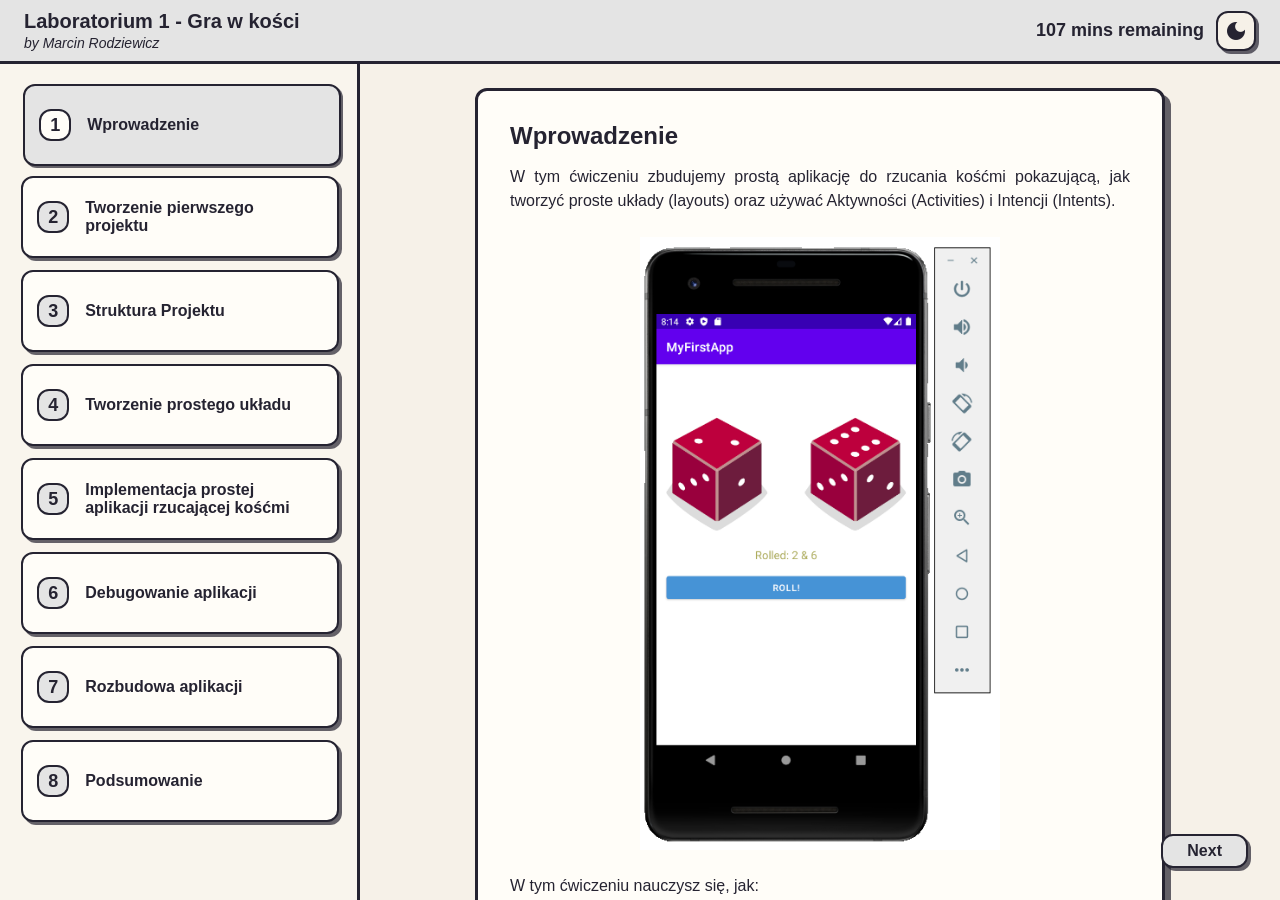
<file: labs/lab1/index.html>
<!doctype html>
<html>
<head>
  <meta name="viewport" content="width=device-width, minimum-scale=1.0, initial-scale=1.0, user-scalable=yes">
  <meta charset="UTF-8">
  <title>Laboratorium 1 - Gra w kości</title>
 <link rel="icon" type="image/svg+xml" href="../assets/android-favicon.svg">
  <link rel="stylesheet" href="../assets/material-icons.css">
  <link rel="stylesheet" href="../css/codelab-soft-brutalism.css">
</head>
<body>
    <div class="codelab"
      id="lab1_diceroller"
      data-title="Laboratorium 1 - Gra w kości"
      data-author="by Marcin Rodziewicz">
    
      <section class="codelab-step" data-label="Wprowadzenie" data-duration="02">
        <p>W tym ćwiczeniu zbudujemy prostą aplikację do rzucania kośćmi pokazującą, jak tworzyć proste układy (layouts) oraz używać Aktywności (Activities) i Intencji (Intents).</p>
<img src="img/diceRollerPreview.png" alt="img\\diceRollerPreview.png"  width="360.00" />
<p>W tym ćwiczeniu nauczysz się, jak:</p>
<ul><li>utworzyć prostą aplikację w Android Studio</li><li>tworzyć interfejs użytkownika (UI) za pomocą <code>ConstraintLayout</code></li><li>tworzyć Aktywności i używać Intencji</li><li>uruchamiać i debugować aplikację</li></ul>
      </section>
    
      <section class="codelab-step" data-label="Tworzenie pierwszego projektu" data-duration="05">
        <h4 is-upgraded>1 Otwórz Android Studio i utwórz projekt</h4>
<p>Otwórz Android Studio i wybierz opcję <strong>New Project</strong>.</p>
<img src="img/1.jpg" alt="img\\1.jpg"  width="720.00" />
<h4 is-upgraded>2 Wybór szablonu</h4>
<p>Wybierz szablon <strong>Empty Views Activity</strong> dla swojej aplikacji. Możesz wybierać spośród kilku predefiniowanych szablonów aplikacji dla różnych urządzeń. Następnie kliknij <strong>Next</strong>.</p>
<img src="img/lab1_2.png" alt="img\\lab1_2.png"  width="720.00" />
<h4 is-upgraded>3 Konfiguracja projektu</h4>
<p>Określ nazwę swojej aplikacji (np. <code>DiceRoller</code>). Utwórz unikalną nazwę pakietu (Package name), która identyfikuje aplikację, np. <code>com.mr.diceroller</code>. Wybierz odpowiednią lokalizację projektu (Save location) i wskaż język używany do napisania aplikacji (wybierz <strong>Kotlin</strong>). Na koniec wybierz platformę, na której aplikacja będzie działać, i określ minimalny wymagany poziom SDK (Android version). Jako język konfiguracji budowania (Build configuration language) wybierz <em>Kotlin DSL (build.gradle.kts)</em>. Kliknij <strong>Finish</strong>.</p>
<img src="img/lab1_3.png" alt="img\\lab1_3.png"  width="720.00" />
<h4 is-upgraded>4 Oczekiwanie na zbudowanie</h4>
<p>Poczekaj na zakończenie procesu tworzenia projektu.</p>
<h4 is-upgraded>5 Sukces</h4>
<p>Pierwszy projekt został utworzony!</p>
      </section>
    
      <section class="codelab-step" data-label="Struktura Projektu" data-duration="05">
        <p>Zapoznaj się ze strukturą projektu. Widok projektu można zmienić, wybierając opcje w lewym górnym menu panelu nawigacyjnego (np. z domyślnego widoku <em>Android</em> na widok <em>Project</em>, aby zobaczyć pliki z perspektywy systemu operacyjnego).</p>
<img src="img/lab1_4.jpg" alt="img\\lab1_4.jpg"  width="720.00" />
<h4 is-upgraded>Najważniejsze elementy:</h4>
<p><strong><code>app/src/main/res/layout/activity_main.xml</code></strong></p>
<p>Plik XML z układem dla aktywności, którą dodałeś podczas tworzenia projektu. Zawiera aktualną treść wyświetlaną użytkownikowi. Plik domyślnie zawiera element <code>TextView</code> z tekstem &quot;Hello world!&quot;.</p>
<p><strong><code>app/src/main/java/package_name/MainActivity.kt</code></strong></p>
<p>Zakładka z tym plikiem pojawia się w Android Studio po zakończeniu kreatora nowego projektu. Znajdziesz w nim definicję klasy dla utworzonej Aktywności. Po zbudowaniu i uruchomieniu aplikacji, klasa <code>Activity</code> uruchamia aktywność i ładuje plik układu mówiący &quot;Hello World!&quot;. Jest to punkt wejścia do aplikacji.</p>
<p><strong><code>app/src/main/AndroidManifest.xml</code></strong></p>
<p>Plik manifestu opisuje podstawowe cechy aplikacji i definiuje każdy z jej komponentów.</p>
<p><strong><code>app/build.gradle</code> (lub <code>build.gradle.kts</code>)</strong></p>
<p>Android Studio używa narzędzia Gradle do kompilacji i budowy aplikacji. Istnieje plik <code>build.gradle</code> dla każdego modułu projektu, a także dla całego projektu. Zazwyczaj interesuje nas ten pierwszy (dla modułu <code>app</code>). To tutaj ustawiane są zależności (dependencies) i ustawienia Androida:</p>
<ul><li><code>compileSdk</code>: wersja platformy, względem której aplikacja jest kompilowana.</li><li><code>applicationId</code>: w pełni kwalifikowana nazwa pakietu.</li><li><code>minSdk</code>: najniższa wersja Androida obsługiwana przez aplikację.</li><li><code>targetSdk</code>: najwyższa wersja Androida, na której aplikacja była testowana.</li></ul>
<p><strong><code>app/src/main/res</code></strong></p>
<p>Podkatalogi znajdujące się w <code>/res</code> zawierają zasoby aplikacji:</p>
<ul><li><code>drawable/</code>: Katalog dla obiektów graficznych (takich jak bitmapy).</li><li><code>layout/</code>: Katalog dla plików definiujących interfejs użytkownika, takich jak <code>activity_main.xml</code>.</li><li><code>mipmap/</code>: Katalog dla plików ikon aplikacji.</li><li><code>values/</code>: Katalog dla innych plików XML zawierających zasoby, takie jak definicje ciągów znaków (<code>strings.xml</code>) i kolorów (<code>colors.xml</code>).</li></ul>
      </section>
    
      <section class="codelab-step" data-label="Tworzenie prostego układu" data-duration="20">
        <h3 is-upgraded>1 Otwórz plik układu</h3>
<p>Otwórz plik <code>activity_main.xml</code> (jeśli nie jest jeszcze otwarty).</p>
<h3 is-upgraded>2 Przygotowanie zasobów graficznych</h3>
<p>Zbudujemy docelowy układ zawierający dwie kości do gry, przycisk i pole tekstowe.</p>
<img src="img/lab1_5.png" alt="img\\lab1_5.png"  width="720.00" />
<p>Dodaj dostarczone obrazy kości (<code>dice_1.png</code> do <code>dice_6.png</code>) do folderu <code>drawable</code>, przeciągając je tam lub wybierając opcję <strong>Import Drawables</strong> w zakładce <strong>Resource Manager</strong> po lewej stronie.</p>
<img src="img/lab1_6.jpg" alt="img\\lab1_6.jpg"  width="720.00" />
<h3 is-upgraded>3 Dodawanie komponentów</h3>
<p>Dodaj dwa obiekty <code>ImageView</code> i jeden <code>Button</code> do istniejącego już <code>TextView</code>, przeciągając widżety z palety (Palette) do okna i zmień ich identyfikatory (używane do dostępu do elementu z poziomu kodu) w zakładce <strong>Attributes</strong>:</p>
<img src="img/lab1_7.jpg" alt="img\\lab1_7.jpg"  width="720.00" />
<table><thead><tr><th>Element</th><th>Id</th></tr></thead><tbody><tr><td>Pierwszy ImageView</td><td><code>dice1Img</code></td></tr><tr><td>Drugi ImageView</td><td><code>dice2Img</code></td></tr><tr><td>Przycisk (Button)</td><td><code>rollButton</code></td></tr><tr><td>Tekst (TextView)</td><td><code>rollResultText</code></td></tr></tbody></table>
<p>Podczas dodawania obrazów zostaniesz poproszony o wybór grafiki. Wybierz jeden z dodanych obrazków kości.</p>
<h3 is-upgraded>4 Pozycjonowanie elementów</h3>
<p>Ustaw pozycje elementów, definiując ograniczenia i inne odpowiednie parametry. Można to zrobić w kodzie XML lub w trybie widoku Design. Dla kodu XML można użyć:</p>
<table>
<thead>
<tr>
<th>Element id</th>
<th colspan="1"></th>
</tr>
</thead>
<tbody>
<!-- dice1Img -->
<tr>
<td rowspan="8"><strong><code>dice1Img</code></strong></td>
<td align="center"><strong>Atrybuty</strong></td>
</tr>
<tr>
<td>
<code>android:layout_width="160dp"</code><br>
<code>android:layout_height="200dp"</code>
</td>
</tr>
<tr>
<td align="center"><strong>Opis</strong></td>
</tr>
<tr>
<td>Ustawia szerokość i wysokość obiektu <code>ImageView</code> na 160 i 200 dp (piksele niezależne od gęstości).</td>
</tr>
<tr>
<td align="center"><strong>Atrybuty</strong></td>
</tr>
<tr>
<td>
<code>app:layout_constraintBottom_toTopOf="@+id/rollResultText"</code><br>
<code>app:layout_constraintStart_toStartOf="parent"</code><br>
<code>android:layout_marginStart="16dp"</code><br>
<code>android:layout_marginBottom="16dp"</code>
</td>
</tr>
<tr>
<td align="center"><strong>Opis</strong></td>
</tr>
<tr>
<td>Ustawia pozycję <code>ImageView</code>. Atrybut <code>Start_toStartOf</code> ustawia początkową pozycję w osi x względem początku kontenera (<code>"parent"</code>) — zazwyczaj lewa krawędź. <code>Bottom_toTopOf</code> przypina dół obrazka do góry tekstu <code>rollResultText</code>. Atrybuty <code>marginStart</code> i <code>marginBottom</code> dodają marginesy.</td>
</tr>
<!-- dice2Img -->
<tr>
<td rowspan="8"><strong><code>dice2Img</code></strong></td>
<td align="center"><strong>Atrybuty</strong></td>
</tr>
<tr>
<td>
<code>android:layout_width="160dp"</code><br>
<code>android:layout_height="200dp"</code>
</td>
</tr>
<tr>
<td align="center"><strong>Opis</strong></td>
</tr>
<tr>
<td>Ustawia szerokość i wysokość obiektu <code>ImageView</code> na 160 i 200 dp.</td>
</tr>
<tr>
<td align="center"><strong>Atrybuty</strong></td>
</tr>
<tr>
<td>
<code>app:layout_constraintBottom_toTopOf="@+id/rollResultText"</code><br>
<code>app:layout_constraintEnd_toEndOf="parent"</code><br>
<code>android:layout_marginEnd="16dp"</code><br>
<code>android:layout_marginBottom="16dp"</code>
</td>
</tr>
<tr>
<td align="center"><strong>Opis</strong></td>
</tr>
<tr>
<td>Podobnie jak wyżej. Atrybut <code>End_toEndOf</code> ustawia końcową pozycję względem końca kontenera (zazwyczaj prawa krawędź).</td>
</tr>
<!-- rollButton -->
<tr>
<td rowspan="8"><strong><code>rollButton</code></strong></td>
<td align="center"><strong>Atrybuty</strong></td>
</tr>
<tr>
<td>
<code>android:layout_width="0dp"</code><br>
<code>android:layout_height="wrap_content"</code><br>
<code>android:text="Roll!"</code><br>
<code>app:backgroundTint="@color/myBlue"</code>
</td>
</tr>
<tr>
<td align="center"><strong>Opis</strong></td>
</tr>
<tr>
<td>Ustawia szerokość i wysokość przycisku, wyświetlany tekst i kolor tła. Wartość <code>0dp</code> dla szerokości (<em>match constraint</em>) sprawia, że przycisk rozciąga się do zdefiniowanych ograniczeń bocznych.</td>
</tr>
<tr>
<td align="center"><strong>Atrybuty</strong></td>
</tr>
<tr>
<td>
<code>android:layout_marginStart="16dp"</code><br>
<code>android:layout_marginTop="16dp"</code><br>
<code>android:layout_marginEnd="16dp"</code><br>
<code>app:layout_constraintEnd_toEndOf="parent"</code><br>
<code>app:layout_constraintStart_toStartOf="parent"</code><br>
<code>app:layout_constraintTop_toBottomOf="@+id/rollResultText"</code>
</td>
</tr>
<tr>
<td align="center"><strong>Opis</strong></td>
</tr>
<tr>
<td>Ustawia pozycję przycisku: wycentrowany poziomo względem rodzica, umieszczony poniżej <code>rollResultText</code> z marginesami po wszystkich stronach.</td>
</tr>
<!-- rollResultText -->
<tr>
<td rowspan="8"><strong><code>rollResultText</code></strong></td>
<td align="center"><strong>Atrybuty</strong></td>
</tr>
<tr>
<td>
<code>android:layout_width="0dp"</code><br>
<code>android:layout_height="wrap_content"</code><br>
<code>android:text="Hello_world!"</code><br>
<code>android:textAlignment="center"</code><br>
<code>android:textSize="18sp"</code>
</td>
</tr>
<tr>
<td align="center"><strong>Opis</strong></td>
</tr>
<tr>
<td>Ustawia szerokość, wysokość, tekst, wyrównanie i rozmiar tekstu w jednostkach <code>sp</code> (odpowiednik <code>dp</code> dla fontów).</td>
</tr>
<tr>
<td align="center"><strong>Atrybuty</strong></td>
</tr>
<tr>
<td>
<code>app:layout_constraintBottom_toBottomOf="parent"</code><br>
<code>app:layout_constraintLeft_toLeftOf="parent"</code><br>
<code>app:layout_constraintRight_toRightOf="parent"</code><br>
<code>app:layout_constraintTop_toTopOf="parent"</code>
</td>
</tr>
<tr>
<td align="center"><strong>Opis</strong></td>
</tr>
<tr>
<td>Ta kombinacja ograniczeń (<em>constraints</em>) spowoduje, że widok zostanie wyśrodkowany na ekranie — zarówno poziomo, jak i pionowo.</td>
</tr>
</tbody>
</table>
<aside class="warning"><p><strong>UWAGA 1:</strong> Atrybut <code>text</code> jest podświetlony, ponieważ ciąg &quot;Roll!&quot; jest wpisany na sztywno (hardcoded) w kodzie XML, co nie jest dobrą praktyką. Zajmiemy się tym w następnych krokach.</p>
<p><strong>UWAGA 2:</strong> Zauważ, że <code>@color/myBlue</code> jest podświetlone na czerwono. Wpisaliśmy nazwę zasobu koloru, ale jeszcze go nie stworzyliśmy.</p></aside>
<h3 is-upgraded>5 Eksportowanie tekstów i kolorów</h3>
<p>Eksportuj ciągi znaków (strings). W przypadku każdego ciągu z ostrzeżeniem &quot;hardcoded&quot; wyeksportuj zasób do pliku <code>strings.xml</code>, zaznaczając linię i otwierając menu szybkich akcji (<code>Alt+Enter</code> lub ikona żarówki) -&gt; <strong>Extract string resource</strong>.</p>
<div class="codelab-image-row"><img src="img/lab1_8.png" alt="img\\lab1_8.png"  width="300.00" /><img src="img/lab1_9.png" alt="img\\lab1_9.png"  width="300.00" /></div>
<p>Utwórz kolor &quot;myBlue&quot;. Naciśnij <code>Alt+Enter</code> na podświetlonym błędzie &quot;myBlue&quot;, wybierz <strong>Create color value resource</strong> i w kolejnym oknie wybierz odpowiedni odcień niebieskiego.</p>
<div class="codelab-image-row"><img src="img/lab1_10.png" alt="img\\lab1_10.png"  width="300.00" /><img src="img/lab1_11.png" alt="img\\lab1_11.png"  width="300.00" /></div>
<p>Ostateczny kod XML (<code>activity_main.xml</code>) powinien wyglądać mniej więcej tak (upewnij się, że używasz wyeksportowanych zasobów <code>@string/...</code>):</p>
<h4 is-upgraded>activity_main.xml</h4>
<pre><code class="language-xml">&lt;?xml version=&quot;1.0&quot; encoding=&quot;utf-8&quot;?&gt;
&lt;androidx.constraintlayout.widget.ConstraintLayout
    xmlns:android=&quot;http://schemas.android.com/apk/res/android&quot;
    xmlns:app=&quot;http://schemas.android.com/apk/res-auto&quot;
    xmlns:tools=&quot;http://schemas.android.com/tools&quot;
    android:layout_width=&quot;match_parent&quot;
    android:layout_height=&quot;match_parent&quot;
    tools:context=&quot;.MainActivity&quot;&gt;

    &lt;TextView
        android:id=&quot;@+id/rollResultText&quot;
        android:layout_width=&quot;0dp&quot;
        android:layout_height=&quot;wrap_content&quot;
        android:text=&quot;@string/hello_world&quot;
        android:textAlignment=&quot;center&quot;
        android:textSize=&quot;18sp&quot;
        app:layout_constraintBottom_toBottomOf=&quot;parent&quot;
        app:layout_constraintLeft_toLeftOf=&quot;parent&quot;
        app:layout_constraintRight_toRightOf=&quot;parent&quot;
        app:layout_constraintTop_toTopOf=&quot;parent&quot; /&gt;

    &lt;Button
        android:id=&quot;@+id/rollButton&quot;
        android:layout_width=&quot;0dp&quot;
        android:layout_height=&quot;wrap_content&quot;
        android:layout_marginStart=&quot;16dp&quot;
        android:layout_marginTop=&quot;16dp&quot;
        android:layout_marginEnd=&quot;16dp&quot;
        android:text=&quot;@string/roll&quot;
        app:backgroundTint=&quot;@color/myBlue&quot;
        app:layout_constraintEnd_toEndOf=&quot;parent&quot;
        app:layout_constraintStart_toStartOf=&quot;parent&quot;
        app:layout_constraintTop_toBottomOf=&quot;@+id/rollResultText&quot; /&gt;

    &lt;ImageView
        android:id=&quot;@+id/dice1Img&quot;
        android:layout_width=&quot;160dp&quot;
        android:layout_height=&quot;200dp&quot;
        android:layout_marginStart=&quot;16dp&quot;
        android:layout_marginBottom=&quot;16dp&quot;
        app:layout_constraintBottom_toTopOf=&quot;@+id/rollResultText&quot;
        app:layout_constraintStart_toStartOf=&quot;parent&quot;
        tools:ignore=&quot;ContentDescription&quot;
        app:srcCompat=&quot;@drawable/dice_2&quot; /&gt;

    &lt;ImageView
        android:id=&quot;@+id/dice2Img&quot;
        android:layout_width=&quot;160dp&quot;
        android:layout_height=&quot;200dp&quot;
        android:layout_marginEnd=&quot;16dp&quot;
        android:layout_marginBottom=&quot;16dp&quot;
        app:layout_constraintBottom_toTopOf=&quot;@+id/rollResultText&quot;
        app:layout_constraintEnd_toEndOf=&quot;parent&quot;
        app:srcCompat=&quot;@drawable/dice_1&quot; /&gt;

&lt;/androidx.constraintlayout.widget.ConstraintLayout&gt;
</code></pre>
      </section>
    
      <section class="codelab-step" data-label="Implementacja prostej aplikacji rzucającej kośćmi" data-duration="15">
        <h3 is-upgraded>1 Cykl życia aplikacji (Application Lifecycle)</h3>
<p>Aplikacje systemu Android wykorzystują klasę aktywności (ang. <em>Activity</em>) jako punkt wejścia. Aktywność udostępnia również obszar do rysowania interfejsu użytkownika oraz umożliwia interakcję użytkownika z aplikacją. Dobrą praktyką jest minimalizacja liczby aktywności w aplikacji. Preferowanym modelem jest model jednej aktywności.</p>
<!-- ZMIANA (1): wyjaśnienie sprzeczności z modelem jednej aktywności -->
<aside class="special"><p><strong>Uwaga:</strong> W tym laboratorium świadomie tworzymy kilka aktywności (<code>MainActivity</code>, <code>MainActivityExtended</code>, <code>SettingsActivity</code>). To zabieg dydaktyczny: pozwala pokazać, jak działają Intencje i jak przekazywać dane między ekranami. W kolejnych laboratoriach poznamy nawigację między ekranami w obrębie jednej aktywności.</p></aside>
<p>Ważnym aspektem aktywności jest jej cykl życia, który definiuje kolejne etapy jej działania – od uruchomienia aż do zamknięcia. System Android zarządza cyklem życia, przechodząc przez następujące stany:</p>
<!-- ZMIANA (2): dodano onRestart() -->
<ul><li><code>onCreate()</code> – wywoływana podczas inicjalizacji aktywności, odpowiada za tworzenie interfejsu użytkownika oraz załadowanie zasobów,</li><li><code>onStart()</code> – aktywność staje się widoczna na ekranie,</li><li><code>onResume()</code> – aktywność przechodzi na pierwszy plan, umożliwiając użytkownikowi interakcję,</li><li><code>onPause()</code> – aktywność schodzi z pierwszego planu, np. przesłania ją okno dialogowe,</li><li><code>onStop()</code> – aktywność przestaje być widoczna, ale nadal pozostaje w pamięci,</li><li><code>onRestart()</code> – wywoływana, gdy aktywność zatrzymana wcześniej przez <code>onStop()</code> wraca na ekran (np. użytkownik wraca do aplikacji). Po niej system wywołuje ponownie <code>onStart()</code>,</li><li><code>onDestroy()</code> – aktywność zostaje usunięta z pamięci, np. w wyniku zamknięcia aplikacji.</li></ul>
<aside class="special"><p><strong>Informacja:</strong> Nie wszystkie z tych metod muszą być nadpisywane – implementujemy tylko te, które są potrzebne do poprawnego działania aplikacji, np. do zwalniania zasobów czy zapisywania stanu. Wyjątkiem jest metoda <code>onCreate()</code>, którą zawsze należy nadpisać, ponieważ to w niej inicjalizowany jest interfejs użytkownika oraz kluczowe komponenty aplikacji.</p></aside>
<!-- ZMIANA (2): wzmianka o onSaveInstanceState -->
<aside class="warning"><p><strong>Zmiana konfiguracji i zapis stanu:</strong> Obrót ekranu, zmiana języka lub trybu ciemnego powoduje <strong>zniszczenie i ponowne utworzenie</strong> aktywności (<code>onPause -&gt; onStop -&gt; onDestroy -&gt; onCreate</code>). Zwykłe zmienne w klasie aktywności są wtedy tracone. Przed zniszczeniem system wywołuje metodę <code>onSaveInstanceState(outState: Bundle)</code>, w której można zapisać niewielki stan. Odczytamy go potem z parametru <code>savedInstanceState</code> metody <code>onCreate()</code> (ten sam, który widzisz w sygnaturze <code>onCreate</code>). Na tym laboratorium nie implementujemy zapisu stanu, więc <strong>gra z dalszej części ćwiczenia rozpocznie się od nowa po obrocie ekranu</strong>. Jest to znane ograniczenie. Docelowo stan przechowuje się w <code>ViewModel</code>.</p></aside>
<p>Otwórz plik <code>MainActivity.kt</code> i przeanalizuj jego zawartość.</p>
<aside class="special"><p><strong>Uwaga</strong> Zawartość onCreate może się nieznacznie różnić w stosunku do prezentowanej formy</p></aside>
<h4 is-upgraded>MainActivity.kt</h4>
<pre><code class="language-kotlin">package com.mr.diceroller

import android.os.Bundle
import androidx.appcompat.app.AppCompatActivity

class MainActivity : AppCompatActivity() {
    override fun onCreate(savedInstanceState: Bundle?) {
        super.onCreate(savedInstanceState)
        setContentView(R.layout.activity_main)
    }
}
</code></pre>
<p>Widzimy klasę o nazwie <code>MainActivity</code>, która rozszerza klasę <code>AppCompatActivity</code>. Podstawowa implementacja klasy <code>MainActivity</code> musi przesłonić (<code>override</code>) metodę <code>onCreate()</code> swojej klasy nadrzędnej. Metoda <code>onCreate</code> to pierwsza metoda cyklu życia, która jest uruchamiana, gdy użytkownik startuje aplikację. W podstawowej implementacji to właśnie w tym miejscu określasz układ, który powinien być używany przez tę aktywność, korzystając z metody <code>setContentView()</code>. Plik układu jest określony przez zasób zapisany w automatycznie generowanym pliku <code>R</code>.</p>
<p>Zmodyfikuj kod klasy <code>MainActivity</code> (dodaj import <code>android.util.Log</code>):</p>
<h4 is-upgraded>MainActivity.kt</h4>
<pre><code class="language-kotlin">package com.mr.diceroller

import android.os.Bundle
import android.util.Log
import androidx.appcompat.app.AppCompatActivity

class MainActivity : AppCompatActivity() {
    override fun onCreate(savedInstanceState: Bundle?) {
        super.onCreate(savedInstanceState)
        Log.i(localClassName, &quot;onCreate&quot;)
        setContentView(R.layout.activity_main)
    }

    override fun onStart() {
        super.onStart()
        Log.i(localClassName, &quot;onStart&quot;)
    }

    override fun onResume() {
        super.onResume()
        Log.i(localClassName, &quot;onResume&quot;)
    }

    override fun onPause() {
        super.onPause()
        Log.i(localClassName, &quot;onPause&quot;)
    }

    override fun onStop() {
        super.onStop()
        Log.i(localClassName, &quot;onStop&quot;)
    }

    override fun onRestart() {
        super.onRestart()
        Log.i(localClassName, &quot;onRestart&quot;)
    }

    override fun onDestroy() {
        super.onDestroy()
        Log.i(localClassName, &quot;onDestroy&quot;)
    }
}
</code></pre>
<p>Przesłoniliśmy wszystkie metody cyklu życia. Zazwyczaj nie ma potrzeby nadpisywania ich wszystkich, ale ten przykład pokaże, jak i kiedy uruchamiana jest każda z metod. Kod ten używa również metody <code>Log</code>, która pozwala na wyświetlanie wiadomości w konsoli <strong>Logcat</strong>. Ta metoda przyjmuje dwa argumenty: tag (znacznik) oraz wiadomość do wyświetlenia. Tag może być użyty do identyfikacji źródła logu.</p>
<p>Uruchom aplikację i obserwuj logi w oknie Logcat.</p>
<img src="img/lab1_19.png" alt="img\\lab1_19.png"  width="720.00" />
<p>Sprawdź, jak zmieniają się logi w następujących sytuacjach:</p>
<ul><li>wciśnięcie przycisku <em>Home</em> i powrót do aplikacji (zwróć uwagę na <code>onRestart</code>),</li><li>wciśnięcie przycisku <em>Wstecz</em>,</li><li>obrót ekranu emulatora (aktywność jest niszczona i tworzona od nowa).</li></ul>
<h3 is-upgraded>2 Tworzenie prostej klasy</h3>
<p>Kliknij prawym przyciskiem myszy na nazwę pakietu w folderze <code>java+kotlin</code> i wybierz <strong>New -&gt; Kotlin Class/File</strong>. Wpisz nazwę: <code>Dice</code>.</p>
<h4 is-upgraded>Dice.kt</h4>
<pre><code class="language-kotlin">package com.mr.diceroller

class Dice(private val numSides: Int = 6) {
    // To jest definicja głównego konstruktora
    // Domyślna wartość dla numSides to 6

    // Publiczna funkcja zdefiniowana wewnątrz klasy.
    // Zwraca losową liczbę całkowitą pomiędzy 1 a numSides.
    fun roll(): Int {
        return (1..numSides).random()
    }
}
</code></pre>
<p>Implementacja klasy jest prosta. Posiada pojedynczy konstruktor z jednym parametrem domyślnym, który ustala liczbę ścian kości. Pojedyncza funkcja należąca do tej klasy (<code>roll()</code>) generuje losową liczbę z zakresu od 1 do <code>numSides</code>.</p>
<h3 is-upgraded>3 Obsługa kliknięć i modyfikowanie interfejsu</h3>
<p>Wróć do <code>MainActivity.kt</code> i zmodyfikuj metodę <code>onCreate</code> (dodaj import <code>android.widget.Button</code>):</p>
<h4 is-upgraded>MainActivity.kt</h4>
<pre><code class="language-kotlin">override fun onCreate(savedInstanceState: Bundle?) {
    super.onCreate(savedInstanceState)
    Log.i(localClassName, &quot;onCreate&quot;)
    setContentView(R.layout.activity_main)

    val button = findViewById&lt;Button&gt;(R.id.rollButton)

    button.setOnClickListener {
        rollDice()
    }
}
</code></pre>
<p>W kodzie powyżej utworzyliśmy zmienną (<code>val</code>) o nazwie <code>button</code>, która pozwoli nam uzyskać dostęp do przycisku z naszego układu. Widok (<code>View</code>) w układzie jest rozpoznawany po jego id, a połączenie zapewnia metoda <code>findViewById</code>. Następnie tworzymy procedurę obsługującą zdarzenie kliknięcia w przycisk, używając metody <code>setOnClickListener</code>. W ciele (lambda) tego nasłuchiwacza (tzw. listenera) wywołujemy metodę <code>rollDice()</code>.</p>
<p>Metoda <code>rollDice()</code> jeszcze nie istnieje, więc użyj skrótu <code>Alt+Enter</code> na podświetlonym błędzie, by stworzyć nową funkcję:</p>
<img src="img/lab1_23.png" alt="img\\lab1_23.png"  width="300.00" />
<p>Następnie dodaj poniższe funkcje w <code>MainActivity</code> wraz z brakującymi importami (<code>Alt+Enter</code>):</p>
<pre><code class="language-kotlin">import android.graphics.Color
import android.widget.ImageView
import android.widget.TextView
</code></pre>
<h4 is-upgraded>MainActivity.kt</h4>
<pre><code class="language-kotlin">private fun rollDice() {
    val dice = Dice() // to jest równoważne z Dice(6)
    val diceRoll1 = dice.roll() // pierwszy rzut kością
    val diceRoll2 = dice.roll() // drugi rzut kością

    updateText(diceRoll1, diceRoll2) // aktualizuje widok tekstu wynikiem
    updateImg(diceRoll1, diceRoll2) // aktualizuje widoki obrazków kości
}

private fun updateText(diceRoll1: Int, diceRoll2: Int) {
    // Pobierz widok TextView z układu
    val rollResultText = findViewById&lt;TextView&gt;(R.id.rollResultText)

    // Ustaw tekst
    rollResultText.text = &quot;Rolled: $diceRoll1 &amp; $diceRoll2&quot;

    // Tworzenie koloru (RGB) dla tekstu
    // Każdy składnik koloru może mieć wartość pomiędzy 0 a 255

    // Składnik czerwony (losowa liczba od 0 do 255)
    val red = (0..255).random()

    // Składnik zielony (na podstawie sumy wartości z kości)
    val green = (((diceRoll1 + diceRoll2) / 12.0) * 255).toInt()

    // Składnik niebieski (na podstawie iloczynu wartości z kości)
    val blue = (((diceRoll1 * diceRoll2) / 36.0) * 255).toInt()

    // Ustaw wygenerowany kolor na tekst
    rollResultText.setTextColor(Color.rgb(red, green, blue))
    Log.i(localClassName, &quot;Text color: R:$red, G:$green, B:$blue&quot;)
}

private fun updateImg(diceRoll1: Int, diceRoll2: Int) {
    // Pobierz ImageView z układu
    val dice1Img = findViewById&lt;ImageView&gt;(R.id.dice1Img)
    val dice2Img = findViewById&lt;ImageView&gt;(R.id.dice2Img)

    // Zmień obraz bazując na wygenerowanej wartości, używając naszej funkcji pomocniczej
    dice1Img.setImageResource(resolveDrawable(diceRoll1))
    dice2Img.setImageResource(resolveDrawable(diceRoll2))
}

private fun resolveDrawable(diceValue: Int): Int {
    // Zwróć id zasobu graficznego (drawable) w zależności od wartości kości
    return when (diceValue) {
        1 -&gt; R.drawable.dice_1
        2 -&gt; R.drawable.dice_2
        3 -&gt; R.drawable.dice_3
        4 -&gt; R.drawable.dice_4
        5 -&gt; R.drawable.dice_5
        else -&gt; R.drawable.dice_6
    }
}
</code></pre>
<p>Zwróć uwagę, jak w <code>rollDice()</code> tworzymy obiekt klasy <code>Dice</code>, rzucamy dwukrotnie i zapisujemy wynik do zmiennych, które są dalej przekazywane do funkcji aktualizujących tekst i obrazki.</p>
<p>Zbuduj i uruchom aplikację!</p>
      </section>
    
      <section class="codelab-step" data-label="Debugowanie aplikacji" data-duration="10">
        <h3 is-upgraded>1 &quot;Breakpointy&quot;</h3>
<p>W pliku <code>MainActivity.kt</code> odnajdź linijkę:</p>
<pre><code class="language-kotlin">rollResultText.setTextColor(Color.rgb(red, green, blue))
</code></pre>
<p>Kliknij w puste miejsce zaraz obok numeru linii (na marginesie). W ten sposób dodasz punkt wstrzymania (breakpoint - pojawi się czerwona kropka).</p>
<img src="img/lab1_27.png" alt="img\\lab1_27.png"  width="500.00" />
<p>Breakpointy są przydatne do debugowania i testowania aplikacji. Pozwalają one aplikacji zatrzymać się, gdy osiągnie ten konkretny punkt w kodzie.</p>
<p>Uruchom aplikację w trybie debugowania, wciskając przycisk z ikoną robaka (Debug &#39;app&#39;, <code>Shift + F9</code>). Naciśnij przycisk rzutu w aplikacji - debugger powinien zatrzymać się na wyznaczonym breakpoincie. Możesz przeanalizować wartości zmiennych w oknie u dołu.</p>
<img src="img/lab1_28.png" alt="img\\lab1_28.png"  width="720.00" />
<h3 is-upgraded>2 Wywoływanie awarii aplikacji i analiza przyczyn z użyciem Logcat</h3>
<p>Utwórz nowy plik layoutu klikając prawym przyciskiem myszy na folderze <code>layout</code> i wybierając <strong>New -&gt; Layout Resource File</strong>. Nadaj mu dowolną nazwę i kliknij OK. W nowym pliku zmień <code>id</code> głównego elementu <code>ConstraintLayout</code> na <code>crash_test</code>.</p>
<p>Teraz celowo zepsujmy aplikację. Zmodyfikuj metodę <code>rollDice()</code> (dodaj import <code>android.view.View</code>):</p>
<pre><code class="language-kotlin">private fun rollDice() {
    val dice = Dice()
    val diceRoll1 = dice.roll()
    val diceRoll2 = dice.roll()

    // Próbujemy pobrać widok &#39;crash_test&#39;, którego NIE MA w obecnie wyświetlanym układzie (activity_main)
    val crash = findViewById&lt;View&gt;(R.id.crash_test)
    val screen = crash.height // &lt;-- Tutaj wywołamy atrybut na obiekcie, który jest null!

    updateText(diceRoll1, diceRoll2)
    updateImg(diceRoll1, diceRoll2)
}
</code></pre>
<p>Uruchom aplikację. Wyrzuci ona błąd i nieoczekiwanie zakończy działanie przy próbie rzutu kośćmi.</p>
<p>Przejdź do zakładki <strong>Logcat</strong>, zmień poziom szczegółowości (Verbosity level) na <strong>Error</strong> i wpisz w polu wyszukiwania <code>MainActivity</code> (lub <code>level:error</code>). Znajdziesz stos wywołań błędu (stack trace).</p>
<img src="img/lab1_32.png" alt="img\\lab1_32.png"  width="720.00" />
<p>Z wiadomości możemy łatwo odnaleźć linię, która spowodowała crash (<code>NullPointerException</code>). W Kotlinie ten typ błędu (wywołanie metody na obiekcie, który nie istnieje) może być łatwo obsłużony poprzez <strong>operator bezpiecznego wywołania (safe call operator) <code>?</code></strong>.</p>
<p>Dodaj operator <code>?</code> do linii wywołującej problem:</p>
<pre><code class="language-kotlin">val screen = crash?.height
</code></pre>
<p>Uruchom aplikację ponownie i sprawdź, czy problem został rozwiązany. (Wartość <code>screen</code> po prostu przyjmie bezpiecznie wartość <code>null</code> zamiast powodować wyjątek).</p>
      </section>
    
      <section class="codelab-step" data-label="Rozbudowa aplikacji" data-duration="45">
        <p>W tej sekcji rozbudujemy aplikację. Zaimplementujemy grę pomiędzy dwoma graczami, polegającą na zdobyciu jak największej ilości punktów. Gra pozwala modyfikować liczbę kości oraz używać mechaniki zatrzymywania (&quot;hold&quot;) dla dowolnej kostki przed rzutem.</p>
<aside class="warning"><p><strong>Nie kopiuj kodu bezmyślnie.</strong> W tej części dostajesz gotowy kod, ale celem nie jest jego przepisanie, tylko zrozumienie. Po każdym kroku znajdziesz sekcję <strong>Pytania do kodu</strong>.</p></aside>
<h3 is-upgraded>1 Tworzenie dwóch nowych Aktywności</h3>
<p>Wybierz z górnego menu <strong>File -&gt; New -&gt; Activity -&gt; Empty Views Activity</strong>. W oknie podaj nazwę pierwszej z nich: <code>MainActivityExtended</code>. Powtórz ten proces dla kolejnej aktywności o nazwie <code>SettingsActivity</code>.</p>
<p>Zajrzyj do <code>AndroidManifest.xml</code> i zobacz zmiany (wszystkie aktywności zostały tam dopisane).</p>
<!-- ZMIANA (3): ustawienie aktywności startowej -->
<h4 is-upgraded>Ustawienie aktywności startowej</h4>
<p>Aplikacja uruchamia aktywność oznaczoną w manifeście filtrem intencji <code>MAIN</code> + <code>LAUNCHER</code>. Obecnie jest to wciąż <code>MainActivity</code>, więc po uruchomieniu zobaczysz stary ekran. Aby uruchamiać nową grę, <strong>przenieś <code>intent-filter</code> z <code>MainActivity</code> do <code>MainActivityExtended</code></strong>:</p>
<pre><code class="language-xml">&lt;activity
    android:name=&quot;.MainActivity&quot;
    android:exported=&quot;false&quot; /&gt;

&lt;activity
    android:name=&quot;.MainActivityExtended&quot;
    android:exported=&quot;true&quot;&gt;
    &lt;intent-filter&gt;
        &lt;action android:name=&quot;android.intent.action.MAIN&quot; /&gt;
        &lt;category android:name=&quot;android.intent.category.LAUNCHER&quot; /&gt;
    &lt;/intent-filter&gt;
&lt;/activity&gt;

&lt;activity
    android:name=&quot;.SettingsActivity&quot;
    android:exported=&quot;false&quot; /&gt;
</code></pre>
<p>Atrybut <code>android:exported=&quot;true&quot;</code> jest wymagany dla aktywności z <code>intent-filter</code>, ponieważ uruchamia ją system. Pozostałe aktywności są wewnętrzne, więc mają <code>exported=&quot;false&quot;</code>.</p>
<p>W dalszej części ćwiczenia pracujemy wyłącznie na <code>MainActivityExtended</code> i <code>SettingsActivity</code>. <code>MainActivity</code> zostaje w projekcie jako punkt odniesienia (wersja z poprzednich kroków).</p>
<h4 is-upgraded>Pytania do kodu</h4>
<ol><li>Po czym system rozpoznaje aktywność startową? Za co odpowiada akcja <code>MAIN</code>, a za co kategoria <code>LAUNCHER</code>?</li><li>Co zobaczysz w menu aplikacji na urządzeniu, jeśli <code>intent-filter</code> zostanie w <code>MainActivity</code> <strong>i</strong> znajdzie się w <code>MainActivityExtended</code>?</li><li>Usuń <code>intent-filter</code> ze wszystkich aktywności i spróbuj uruchomić aplikację. Jaki komunikat zwraca Android Studio?</li><li>Dlaczego <code>MainActivityExtended</code> ma <code>exported=&quot;true&quot;</code>, a <code>SettingsActivity</code> <code>exported=&quot;false&quot;</code>?</li></ol>
<h3 is-upgraded>2 Dodawanie View Binding (Wiązanie widoków)</h3>
<p>W rozszerzeniu aplikacji wykorzystamy mechanizm View Binding. Pozwala ono na prostsze powiązanie kodu z układem (layoutem) z użyciem automatycznie generowanej klasy wiązania (binding class). View binding jest obecnie preferowanym sposobem na uzyskiwanie dostępu do widoków XML w kodzie i zastępuje żmudne używanie metody <code>findViewById</code>. //TODO Przejdź do <code>build.gradle.kts (Module :app)</code> i dodaj <code>viewBinding</code> do sekcji <code>android</code>:</p>
<h4 is-upgraded>build.gradle.kts</h4>
<pre><code class="language-kotlin">android {
    // ...
    buildFeatures {
        viewBinding = true
    }
}
</code></pre>
<p>Zsynchronizuj projekt.</p>
<h3 is-upgraded>3 Przygotowanie układów (layouts) dla nowych aktywności</h3>
<p><strong>Dla SettingsActivity (<code>activity_settings.xml</code>)</strong> utwórz układ posiadający:</p>
<ul><li>Element typu <code>Switch</code> - służący do przełączania funkcji zatrzymania kości (np. <code>id=&quot;@+id/enableHoldSwitch&quot;</code>).</li><li>Element typu <code>Spinner</code> - służący do wyboru ilości kości (np. <code>id=&quot;@+id/numDiceSpinner&quot;</code>).</li><li>Element typu <code>Button</code> - przycisk potwierdzenia (np. <code>id=&quot;@+id/confirmButton&quot;</code>).</li><li><code>TextView</code> - etykieta dla wyboru ilości kości.</li></ul>
<img src="img/lab1_37.png" alt="img\\lab1_37.png"  width="720.00" />
<p>Do działania Spinnera potrzebujemy zdefiniować tablicę ciągów. W pliku <code>strings.xml</code> dodaj:</p>
<pre><code class="language-xml">&lt;string-array name=&quot;num_dice_spinner_entries&quot;&gt;
    &lt;item&gt;2&lt;/item&gt;
    &lt;item&gt;3&lt;/item&gt;
    &lt;item&gt;4&lt;/item&gt;
    &lt;item&gt;5&lt;/item&gt;
&lt;/string-array&gt;
</code></pre>
<p>Przypisz te wpisy do Spinnera w <code>activity_settings.xml</code> używając atrybutu <code>android:entries=&quot;@array/num_dice_spinner_entries&quot;</code>.</p>
<p><strong>Dla MainActivityExtended (<code>activity_main_extended.xml</code>)</strong> przygotuj:</p>
<ul><li>Dwa obiekty <code>TextView</code> - do wyświetlania obecnego gracza (<code>id=&quot;@+id/playerLabel&quot;</code>) oraz wyniku rzutu (<code>id=&quot;@+id/rollResultText&quot;</code>).</li><li>Jeden <code>Button</code> - do rzucania (<code>id=&quot;@+id/rollButton&quot;</code>).</li><li>Pięć obiektów <code>ImageView</code> - do wyświetlania kości (<code>dice1Img</code> do <code>dice5Img</code>). Ustaw im atrybut <code>android:tintMode</code> na &quot;multiply&quot;.</li></ul>
<img src="img/lab1_38.png" alt="img\\lab1_38.png"  width="720.00" />
<h4 is-upgraded>Pytania do kodu</h4>
<ol><li>★ Kostki mają <code>tintMode=&quot;multiply&quot;</code>, a stan „bez podświetlenia&quot; to kolor <code>white</code>. Jaki kolor będzie miał biały piksel obrazka po pomnożeniu przez <code>white</code>, a jaki przez <code>yellow</code> (R=255, G=255, B=0)? Co stanie się z czarnymi oczkami kostki i dlaczego <code>multiply</code> jest tu lepszy niż zwykłe nałożenie koloru?</li></ol>
<h3 is-upgraded>4 Dodawanie Menu</h3>
<p>Menu zostanie użyte do uruchamiania <code>SettingsActivity</code>. Utwórz katalog zasobów typu Menu (<code>res -&gt; New -&gt; Android Resource Directory</code>, typ: <em>menu</em>), a w nim plik <code>menu.xml</code> z jednym elementem opcji (Settings). Zobacz jak to zrobić na nagraniu:</p>
<p><a href="https://putpoznanpl-my.sharepoint.com/:v:/g/personal/marcin_rodziewicz_put_poznan_pl/EQRR9asTx41NqrAid_po488B-AzovNR9XEWPFuLt1-J7Cg?e=Tmrk0h" target="_blank">Dodawanie menu</a></p>
<p>W kodzie <code>MainActivityExtended.kt</code>:</p>
<pre><code class="language-kotlin">override fun onCreateOptionsMenu(menu: Menu?): Boolean {
    // Utworzenie menu za pomocą menuInflater i zasobu R.menu.menu
    val inflater: MenuInflater = menuInflater
    inflater.inflate(R.menu.menu, menu)
    return super.onCreateOptionsMenu(menu)
}

override fun onOptionsItemSelected(item: MenuItem): Boolean {
    // Obsługa wyboru elementu z menu
    when (item.itemId) {
        R.id.settings -&gt; startSettingsActivity()
    }
    return super.onOptionsItemSelected(item)
}
</code></pre>
<p>Aby wyświetlić menu, musimy przesłonić metodę <code>onCreateOptionsMenu</code> i wskazać docelowy plik zasobów. Wybory użytkownika wyłapujemy, nadpisując <code>onOptionsItemSelected</code>.</p>
<h3 is-upgraded>5 Implementacja nawigacji i przesyłania danych (Intents)</h3>
<p>Dodajmy do <code>MainActivityExtended.kt</code> deklarację mechanizmu View Binding i podstawowych zmiennych.</p>
<!-- ZMIANA (8): jeden zestaw importów dla całego pliku, w kodzie krótkie nazwy -->
<aside class="special"><p>Wskazówka: Gdyby w pliku aktywności niektóre elementy były podświetlone na czerwono, to najpierw sprawdź czy problemu nie można rozwiązać przez import zależności</p></aside>
<h4 is-upgraded>MainActivityExtended.kt</h4>
<pre><code class="language-kotlin">private lateinit var binding: ActivityMainExtendedBinding // Połączenie z układem

private var numDice: Int = 2 // Ilość kości w grze
private var isHoldEnabled: Boolean = true // Czy gracz może wstrzymywać kości?

override fun onCreate(savedInstanceState: Bundle?) {
    super.onCreate(savedInstanceState)

    // Powołanie do życia układu graficznego.
    // Dzięki View Binding nie ma już potrzeby wywoływania findViewById.
    binding = ActivityMainExtendedBinding.inflate(layoutInflater)
    setContentView(binding.root)
}
</code></pre>
<p>View binding zastępuje potrzebę używania <code>findViewById</code>. Poprzez utworzenie zmiennej typu binding możemy odnosić się do widoków w układzie wywołując po prostu <code>binding.idWidoku</code>. Zauważ użycie słowa kluczowego <code>lateinit</code> - mówi to kompilatorowi, że zmienna będzie zainicjalizowana później w kodzie (w <code>onCreate</code>).</p>
<p>Zaimplementuj uruchamianie ustawień:</p>
<pre><code class="language-kotlin">private fun startSettingsActivity() {
    // Utworzenie Intencji jawnej w celu wystartowania SettingsActivity
    val intent = Intent(this, SettingsActivity::class.java).apply {
        // Dodaj wartość typu Int oraz klucz przechowywany w resources
        putExtra(getString(R.string.num_dice_key), numDice)
        // Dodaj wartość typu Boolean
        putExtra(getString(R.string.hold_enable_key), isHoldEnabled)
        // Wartości te (tzw. Extras) będą mogły zostać odzyskane z użyciem kluczy
    }
    // Wystartowanie aktywności z pomocą zmiennej Launchera (patrz niżej)
    launchSettingsActivity.launch(intent)
}
</code></pre>
<p>Uruchamiamy <code>SettingsActivity</code> tworząc jawną Intencję (explicit Intent). Przekazujemy do niej parametry startowe wywołując <code>putExtra()</code>. Utwórz brakujące wpisy kluczy w pliku <code>strings.xml</code>.</p>
<p>Zarejestruj wywołanie zwrotne (callback) dla powracającego rezultatu z aktywności ustawień:</p>
<pre><code class="language-kotlin">// Rejestracja callbacku dla wyniku z SettingsActivity.
// Kod ten zostanie wywołany, gdy wrócimy z widoku ustawień.
private val launchSettingsActivity =
    registerForActivityResult(ActivityResultContracts.StartActivityForResult()) { result -&gt;
        if (result.resultCode == RESULT_OK) {
            // Wykonaj operacje tylko, jeśli rezulat jest pozytywny (RESULT_OK)
            // Pobierz dane z intencji result.data (jeśli nie jest nullem używamy .let)
            result.data?.let { data -&gt;
                numDice = data.getIntExtra(getString(R.string.num_dice_key), 2)
                isHoldEnabled = data.getBooleanExtra(getString(R.string.hold_enable_key), true)

                // Zastosuj ustawienia (applySettings zresetuje też grę,
                // dzięki czemu każda zmiana ustawień rozpoczyna rozgrywkę od nowa)
                applySettings()

                // Pokaż pop-up (Snackbar) z potwierdzeniem
                Snackbar.make(
                    binding.root,
                    &quot;Current settings: numDice: $numDice, isHoldEnabled: $isHoldEnabled&quot;,
                    Snackbar.LENGTH_SHORT
                ).show()
            }
        }
    }
</code></pre>
<p>Zmienna <code>launchSettingsActivity</code> zostaje użyta do uruchomienia ustawień oraz nasłuchiwania na odesłany po jej zamknięciu rezultat. Mechanizm <code>registerForActivityResult</code> stanowi część nowego Activity Result API. Ignoruj na razie ostrzeżenia o brakujących funkcjach <code>applySettings</code> - dopiszemy je później.</p>
<h4 is-upgraded>Pytania do kodu</h4>
<ol><li>Jak nazywa się klasa wiązania wygenerowana dla <code>activity_settings.xml</code>? A jak nazwałaby się dla pliku <code>item_dice_row.xml</code>? Jaka jest reguła?</li><li>W <code>activity_main_extended.xml</code> zmieniasz <code>id</code> przycisku z <code>rollButton</code> na <code>rollBtn</code>. Co się stanie z kodem używającym <code>binding.rollButton</code>? A z kodem używającym <code>findViewById&lt;Button&gt;(R.id.rollButton)</code> (zwróć uwagę, że <code>activity_main.xml</code> nadal ma przycisk o takim id)? Kiedy dowiesz się o błędzie w każdym z przypadków?</li><li>Co zwraca <code>binding.root</code> i dlaczego przekazujemy to do <code>setContentView()</code>?</li></ol>
<h3 is-upgraded>6 Aktywność Ustawień (SettingsActivity.kt)</h3>
<p>W tym kodzie pobieramy intencję przesłaną z <code>MainActivityExtended</code>, nadpisujemy UI odczytanymi zmiennymi i przypisujemy akcję dla przycisku, która zbuduje intencję powrotną:</p>
<h4 is-upgraded>SettingsActivity.kt</h4>
<pre><code class="language-kotlin">class SettingsActivity : AppCompatActivity() {
    private lateinit var binding: ActivitySettingsBinding

    override fun onCreate(savedInstanceState: Bundle?) {
        super.onCreate(savedInstanceState)

        // Inicjalizacja View Binding
        binding = ActivitySettingsBinding.inflate(layoutInflater)
        setContentView(binding.root)

        // Odzyskanie ustawień przesłanych przez Intent
        val numDice = intent.getIntExtra(getString(R.string.num_dice_key), 2)
        val isHoldEnabled = intent.getBooleanExtra(getString(R.string.hold_enable_key), true)

        // Odwzorowanie ustawień na interfejs
        binding.enableHoldSwitch.isChecked = isHoldEnabled

        // Założenie, że gramy od 2 do 5 kośćmi. Ustawia selekcję w Spinnerze.
        if (numDice in 2..5) {
            binding.numDiceSpinner.setSelection(numDice - 2)
        }

        binding.confirmButton.setOnClickListener {
            // Pobranie danych ze Spinnera i zamiana na int
            val spinnerSelection = binding.numDiceSpinner.selectedItem.toString().toInt()
            val holdEnable = binding.enableHoldSwitch.isChecked

            // Stworzenie pustej intencji przechowującej tylko wynik działania
            val result = Intent().apply {
                putExtra(getString(R.string.num_dice_key), spinnerSelection)
                putExtra(getString(R.string.hold_enable_key), holdEnable)
            }

            // Ustawienie kodu wyniku (RESULT_OK) z intencją zawierającą dane
            setResult(RESULT_OK, result)
            // Zamknięcie aktywności i powrót do poprzedniej (MainActivityExtended)
            finish()
        }
    }
}
</code></pre>
<h4 is-upgraded>Pytania do kodu </h4>
<ol><li>Skąd w <code>SettingsActivity</code> bierze się zmienna <code>intent</code>? Którą intencję reprezentuje?</li><li>Usuń z obsługi przycisku wywołanie <code>finish()</code>. Co zobaczy użytkownik po kliknięciu „Confirm&quot;? Kiedy (i czy w ogóle) callback w <code>MainActivityExtended</code> otrzyma wynik?</li><li>Przywróć <code>finish()</code>, ale usuń <code>setResult(...)</code>. Jak zachowa się aplikacja i dlaczego?</li><li>★ Czemu wracamy z ustawień przez <code>setResult</code> + <code>finish()</code>, a nie przez <code>startActivity(Intent(this, MainActivityExtended::class.java))</code>? Opisz skutki dla stosu aktywności (back stack) i dla stanu rozpoczętej gry.</li><li>Dlaczego przed <code>.toInt()</code> jest <code>.toString()</code> w <code>binding.numDiceSpinner.selectedItem.toString().toInt()</code>?</li><li>Czym różni się intencja jawna od niejawnej? Dlaczego do uruchomienia <code>SettingsActivity</code> używamy jawnej?</li><li>Klucze (<code>num_dice_key</code>, <code>hold_enable_key</code>) trzymamy w <code>strings.xml</code>. Co się stanie, jeśli w <code>SettingsActivity</code> pomylisz się w kluczu? Czy dostaniesz błąd kompilacji, wyjątek, czy nic? A co, jeśli pomylisz nazwę zasobu <code>R.string.…</code>?</li><li>Użytkownik wchodzi w ustawienia i naciska systemowy przycisk <em>Wstecz</em>. Jaki <code>resultCode</code> trafi do callbacku? Co zrobi callback? Czy pojawi się <code>Snackbar</code>?</li><li>★ Dlaczego <code>launchSettingsActivity</code> jest polem klasy inicjalizowanym przy tworzeniu obiektu, a nie tworzymy go w <code>startSettingsActivity()</code>? Co by się stało przy rejestracji w obsłudze kliknięcia?</li><li>★ Lambda w <code>registerForActivityResult</code> odwołuje się do <code>binding</code>, które jest <code>lateinit</code> i w chwili tworzenia pola jeszcze niezainicjalizowane. Dlaczego aplikacja się nie wysypuje?</li><li>Co oznaczają liczby <code>2</code> i <code>true</code> w <code>getIntExtra(..., 2)</code> oraz <code>getBooleanExtra(..., true)</code>? Kiedy zostaną użyte?</li><li>W <code>startSettingsActivity()</code> zmień <code>putExtra(..., numDice)</code> na <code>putExtra(..., numDice.toString())</code>, nie zmieniając <code>SettingsActivity</code>. Co pokaże Spinner? Co znajdziesz w Logcat?</li></ol>
<ol start="13"><li>(po zakończeniu kroku 7) Dodaj do menu drugą pozycję „Reset game&quot;, która wywołuje <code>resetGame()</code>.</li></ol>
<h3 is-upgraded>7 Pełna logika nowej gry (<code>MainActivityExtended.kt</code>)</h3>
<p>Czas na dopisanie mechaniki gry do <code>MainActivityExtended</code>.</p>
<!-- ZMIANA (5): osobna zmienna stanu zamiast porównywania tekstu przycisku -->
<p>Stan gry przechowujemy w osobnej zmiennej (<code>phase</code>), a <strong>nie</strong> w tekście przycisku. Tekst jest tylko prezentacją stanu. Gdybyśmy rozpoznawali stan przez porównanie napisu, zmiana lub tłumaczenie tekstu zepsułoby logikę gry. Gra może znajdować się w jednej z trzech faz:</p>
<table><thead><tr><th>Faza</th><th>Znaczenie</th><th>Tekst przycisku</th></tr></thead><tbody><tr><td><code>WAITING</code></td><td>Oczekiwanie na start tury (gracza 1 lub 2)</td><td><code>Start</code> / <code>Player 2 start</code></td></tr><tr><td><code>ROLLING</code></td><td>Trwa tura, można rzucać kośćmi</td><td><code>Roll</code></td></tr><tr><td><code>FINISHED</code></td><td>Koniec gry</td><td>przycisk nieaktywny</td></tr></tbody></table>
<p>Najpierw dodaj zmienne pomocnicze:</p>
<pre><code class="language-kotlin">// Fazy gry (stan przechowujemy w zmiennej, a nie w tekście przycisku)
private enum class GamePhase { WAITING, ROLLING, FINISHED }
private var phase = GamePhase.WAITING

// Tablice pozwalające nam na łatwą manipulację wieloma ImageView za pomocą pętli
private val diceImgArray by lazy{ arrayOf(binding.dice1Img, binding.dice2Img, binding.dice3Img, binding.dice4Img, binding.dice5Img)}
private val diceStatesArray = arrayOf(false, false, false, false, false) // Informacje czy dana kość jest &quot;zatrzymana&quot;
private val diceValuesArray = arrayOf(1, 1, 1, 1, 1) // Obecnie wylosowane liczby

private var currentPlayer = 0 // Indeks obecnego gracza (0 lub 1). Użytkownikowi pokazujemy numer o 1 większy
private val playerScores = arrayOf(0, 0)
private var rollCount = 0 // Ilość wykonanych rzutów (tura się kończy gdy rollCount == numDice)
</code></pre>
<p>Dodaj do <code>strings.xml</code> zasoby tekstowe używane w poniższym kodzie (nazwy odpowiadają faktycznej treści napisów):</p>
<pre><code class="language-xml">&lt;string name=&quot;button_start&quot;&gt;Start&lt;/string&gt;
&lt;string name=&quot;button_roll&quot;&gt;Roll&lt;/string&gt;
&lt;string name=&quot;button_second_start&quot;&gt;Player 2 start&lt;/string&gt;
&lt;string name=&quot;click_start&quot;&gt;Click Start to begin&lt;/string&gt;
&lt;string name=&quot;click_roll&quot;&gt;Click Roll to roll the dice&lt;/string&gt;
&lt;string name=&quot;rolled_msg&quot;&gt;Rolled: &lt;/string&gt;
&lt;string name=&quot;player_label_format&quot;&gt;Player %1$d&lt;/string&gt;
</code></pre>
<p>Zaimplementuj metody wyłapywania kliknięć z <code>onCreate</code>:</p>
<pre><code class="language-kotlin">override fun onCreate(savedInstanceState: Bundle?) {
    super.onCreate(savedInstanceState)
    binding = ActivityMainExtendedBinding.inflate(layoutInflater)
    setContentView(binding.root)

    // Nasłuchiwacze kostek rejestrujemy tylko raz.
    // To, czy kostki reagują na kliknięcia, kontroluje updateDiceClickable()
    setDiceClick()
    applySettings()

    // Nasłuchiwanie na przycisk rzucania - zachowanie zależy od fazy gry
    binding.rollButton.setOnClickListener {
        when (phase) {
            GamePhase.WAITING -&gt; startTurn()
            GamePhase.ROLLING -&gt; rollDices()
            GamePhase.FINISHED -&gt; Unit // przycisk jest wtedy nieaktywny
        }
    }
}
</code></pre>
<!-- ZMIANA (9): spójność nasłuchiwaczy z isHoldEnabled -->
<aside class="warning"><p><strong>Kolejność ma znaczenie:</strong> wywołanie <code>setOnClickListener</code> automatycznie ustawia <code>isClickable = true</code>. Dlatego <code>setDiceClick()</code> wywołujemy <strong>przed</strong> <code>applySettings()</code>. Dopiero <code>applySettings()</code> (przez <code>updateDiceClickable()</code>) decyduje, czy kostki mogą reagować na kliknięcia.</p></aside>
<p>Dopisz metody zarządzające widokami i przebiegiem tury:</p>
<pre><code class="language-kotlin">private fun applySettings() {
    resetGame() // każda zmiana ustawień zaczyna grę od nowa

    // Chowanie nieużywanych kości
    for (num in 1..5) {
        // View.GONE chowa element na dobre (przestaje zajmować miejsce)
        diceImgArray[num - 1].visibility = if (num &lt;= numDice) View.VISIBLE else View.GONE
    }
}

private fun resetGame() {
    currentPlayer = 0
    playerScores[0] = 0
    playerScores[1] = 0
    rollCount = 0
    phase = GamePhase.WAITING
    binding.rollResultText.text = getString(R.string.click_start)
    binding.playerLabel.visibility = View.INVISIBLE
    binding.rollButton.text = getString(R.string.button_start)
    binding.rollButton.isEnabled = true
    resetTurn()
    updateDiceClickable()
}

private fun startTurn() {
    phase = GamePhase.ROLLING
    resetTurn() // wyzerowanie kości i blokad &quot;hold&quot; na początku tury każdego gracza
    binding.rollButton.text = getString(R.string.button_roll)
    binding.playerLabel.visibility = View.VISIBLE
    binding.rollResultText.text = getString(R.string.click_roll)
    updateDiceClickable()
}

private fun resetTurn() {
    for (num in 0..4) {
        diceValuesArray[num] = 1 // reset wartości
        diceStatesArray[num] = false // ściągnięcie blokad &quot;hold&quot;
        diceImgArray[num].let {
            changeDiceTint(it, false)
            it.setImageResource(resolveDrawable(1))
        }
    }
    // currentPlayer liczymy od 0, ale użytkownik widzi &quot;Player 1&quot; i &quot;Player 2&quot;
    binding.playerLabel.text = getString(R.string.player_label_format, currentPlayer + 1)
}

// Skopiuj tu też starą funkcję resolveDrawable
private fun resolveDrawable(diceValue: Int): Int {
    return when (diceValue) {
        1 -&gt; R.drawable.dice_1
        2 -&gt; R.drawable.dice_2
        3 -&gt; R.drawable.dice_3
        4 -&gt; R.drawable.dice_4
        5 -&gt; R.drawable.dice_5
        else -&gt; R.drawable.dice_6
    }
}

private fun changeDiceTint(img: ImageView, highlight: Boolean) {
    // Podświetlenie na żółto zaznaczonych kostek (potrzebny zdefiniowany kolor yellow i white w xml)
    img.imageTintList = ColorStateList.valueOf(
        getColor(if (highlight) R.color.yellow else R.color.white)
    )
}
</code></pre>
<p>Dodaj logikę trzymania kości i ich rzutów:</p>
<pre><code class="language-kotlin">private fun setDiceClick() {
    for ((diceIdx, diceImg) in diceImgArray.withIndex()) {
        diceImg.setOnClickListener {
            // Zamiana (toggle) stanu blokady po kliknięciu
            diceStatesArray[diceIdx] = !diceStatesArray[diceIdx]
            changeDiceTint(diceImg, diceStatesArray[diceIdx])
        }
    }
}

// Jedno miejsce decydujące, czy kostki reagują na kliknięcia.
// Zatrzymywać kości można tylko wtedy, gdy:
// - funkcja &quot;hold&quot; jest włączona w ustawieniach,
// - trwa tura (faza ROLLING),
// - kości zostały już rzucone przynajmniej raz (rollCount &gt; 0).
private fun updateDiceClickable() {
    val canHold = isHoldEnabled &amp;&amp; phase == GamePhase.ROLLING &amp;&amp; rollCount &gt; 0
    for ((idx, diceImg) in diceImgArray.withIndex()) {
        diceImg.isClickable = canHold &amp;&amp; idx &lt; numDice
        diceImg.isFocusable = diceImg.isClickable
    }
}

private fun rollDices() {
    val dice = Dice()
    for (i in 0 until numDice) {
        if (!diceStatesArray[i]) { // Rzucamy tylko niezablokowanymi kośćmi
            diceValuesArray[i] = dice.roll()
        }
    }
    updateTextAndImages()
    rollCount += 1

    if (rollCount == numDice) {
        endTurn()
    } else {
        updateDiceClickable() // po pierwszym rzucie można już zatrzymywać kości
    }
}

private fun endTurn() {
    if (currentPlayer == 1) { // Koniec gry
        endGame()
    } else {
        currentPlayer = 1
        rollCount = 0
        phase = GamePhase.WAITING
        binding.rollButton.text = getString(R.string.button_second_start)
        updateDiceClickable()
    }
}

private fun updateTextAndImages() {
    val rolledText = StringBuilder(getString(R.string.rolled_msg))
    var sum = 0
    for (i in 0 until numDice) {
        val rollValue = diceValuesArray[i]
        sum += rollValue
        rolledText.append(&quot;$rollValue&quot;)
        if (i != numDice - 1) rolledText.append(&quot;, &quot;) // Przecinki między wynikami

        diceImgArray[i].setImageResource(resolveDrawable(rollValue))
    }
    playerScores[currentPlayer] = sum
    rolledText.append(&quot;\nSum: $sum&quot;)
    binding.rollResultText.text = rolledText.toString()
}

private fun endGame() {
    phase = GamePhase.FINISHED
    binding.rollButton.isEnabled = false
    binding.playerLabel.visibility = View.INVISIBLE
    updateDiceClickable()

    // Oblicz zwycięzcę
    val winner = when {
        playerScores[0] == playerScores[1] -&gt; -1 // Remis
        playerScores[0] &gt; playerScores[1] -&gt; 0   // Wygrywa Gracz 1 (indeks 0)
        else -&gt; 1                                // Wygrywa Gracz 2 (indeks 1)
    }

    // Użytkownik widzi numery graczy od 1, więc do indeksu dodajemy 1
    val message = if (winner != -1) {
        &quot;Player ${winner + 1} wins with ${playerScores[winner]} points&quot;
    } else {
        &quot;Draw with ${playerScores[0]} points&quot;
    }

    // Wyświetlenie wyniku w interaktywnym pasku Snackbar (z opcją zagrania ponownie)
    Snackbar.make(
        binding.root, message, Snackbar.LENGTH_INDEFINITE
    ).setAction(&quot;Start over&quot;) {
        resetGame() // przywraca też aktywny przycisk
    }.show()
}
</code></pre>
<p>Uruchom i przetestuj całą aplikację! Sprawdź w szczególności:</p>
<ul><li>czy kostki reagują na kliknięcia dopiero po pierwszym rzucie w turze (i przestają reagować po jej zakończeniu),</li><li>czy po wyłączeniu opcji &quot;hold&quot; w ustawieniach kostki nie dają się zatrzymywać, a po ponownym włączeniu znów działają,</li><li>czy mechanika &quot;hold&quot; działa tak samo w turze obu graczy i po rozpoczęciu gry od nowa (<code>Start over</code>).</li></ul>
<h4 is-upgraded>Pytania do kodu</h4>
<p><strong>A. Stan i struktura</strong></p>
<ol><li><code>diceImgArray</code> jest zadeklarowane z <code>by lazy</code>. Co by się stało, gdybyś zapisał je jako zwykłe <code>private val diceImgArray = arrayOf(binding.dice1Img, ...)</code>? W którym momencie i jaki błąd by wystąpił? Dlaczego <code>lazy</code> to naprawia?</li><li>★ Po co w <code>when (phase)</code> jest gałąź <code>GamePhase.FINISHED -&gt; Unit</code>, skoro „nic nie robi&quot;? Co zrobi kompilator, jeśli ją usuniesz?</li><li>Dlaczego <code>currentPlayer</code> liczymy od 0, a użytkownikowi pokazujemy <code>currentPlayer + 1</code>? W których miejscach kodu ta różnica ma znaczenie?</li></ol>
<p><strong>B. Śledzenie przebiegu gry</strong></p>
<ol><li>Ile rzutów ma gracz w jednej turze przy <code>numDice = 4</code>? W której linii to ustalono? Czy to dobra zasada gry i jak ją zmienić, żeby liczba rzutów była niezależna od liczby kości?</li><li>★ Gdzie obliczany jest wynik gracza (<code>playerScores</code>) i jaką zasadę punktacji to oznacza? Nazwa funkcji <code>updateTextAndImages()</code> sugeruje, że zajmuje się tylko widokiem. Co jest nie tak z takim układem odpowiedzialności i jak byś to uporządkował?</li></ol>
<p><strong>C. Mechanika „hold&quot;</strong></p>
<ol start="8"><li><code>updateDiceClickable()</code> ma trzy warunki: <code>isHoldEnabled</code>, <code>phase == ROLLING</code>, <code>rollCount &gt; 0</code>. Dla każdego z nich opisz, co złego mogłoby się stać, gdyby go zabrakło (zwróć uwagę, jaką wartość mają kości po <code>resetTurn()</code>).</li><li>Zamień kolejność wywołań w <code>onCreate</code>: najpierw <code>applySettings()</code>, potem <code>setDiceClick()</code>. Co zmieni się w zachowaniu aplikacji tuż po uruchomieniu (zanim klikniesz „Start&quot;)? Dlaczego? Co „naprawia&quot; sytuację po pierwszym kliknięciu przycisku?</li><li>W <code>setDiceClick()</code> każda kostka zmienia stan <em>własnego</em> elementu <code>diceStatesArray</code>. Jak lambda „pamięta&quot; indeks <code>diceIdx</code>?</li><li>Nieużywane kości chowamy przez <code>View.GONE</code>. Co by się zmieniło przy <code>View.INVISIBLE</code>?</li></ol>
<p><strong>D. Szukanie błędów</strong></p>
<ol start="12"><li>★ Ktoś zmienił w <code>rollDices()</code> pętlę z <code>for (i in 0 until numDice)</code> na <code>for (i in 0..numDice)</code>. Przy jakiej liczbie kości aplikacja się zawiesi i z jakim wyjątkiem? Czy przy <code>numDice = 2</code> widać jakikolwiek błąd? Co z tego wynika dla testowania?</li><li>W <code>rollDices()</code> warunek <code>if (!diceStatesArray[i])</code> zastąpiono przez <code>if (diceStatesArray[i])</code>. Opisz, jak aplikacja będzie się zachowywać.</li><li>Z <code>startTurn()</code> usunięto wywołanie <code>resetTurn()</code>. Wymień co najmniej trzy widoczne skutki w turze drugiego gracza.</li></ol>
<p><strong>E. Cykl życia</strong></p>
<ol><li>★ W trakcie gry (po pierwszym rzucie drugiego gracza) obróć emulator. Które zmienne zostały utracone? Co dzieje się z ustawieniami (<code>numDice</code>, <code>isHoldEnabled</code>)? </li><li>W <code>endGame()</code> używamy <code>Snackbar.LENGTH_INDEFINITE</code>, a w callbacku ustawień <code>LENGTH_SHORT</code>. Dlaczego? Co by się stało z grą po jej zakończeniu, gdyby w <code>endGame()</code> użyć <code>LENGTH_SHORT</code>?</li></ol>
<h4 is-upgraded>Zadania rozszerzające [Zmień kod]</h4>
<ul><li><strong>Z1.</strong> Zmień zasady tak, aby wygrywał gracz z <strong>mniejszą</strong> sumą. Wskaż wszystkie miejsca w kodzie, które trzeba zmienić (nie tylko komunikat).</li><li><strong>Z2.</strong> ★ Dodaj <strong>trzeciego gracza</strong>. Zanim zaczniesz, wypisz wszystkie miejsca w kodzie, w których „na sztywno&quot; zakładamy dwóch graczy (tablice, warunki, wyliczanie zwycięzcy, etykiety). Potem zaimplementuj zmianę.</li><li><strong>Z3.</strong> Dodaj w ustawieniach <strong>trzecią opcję: liczbę rzutów w turze</strong> (np. Spinner 1–5). Zaprezentuj przepływ danych: <code>MainActivityExtended</code> → Intent (extras) → <code>SettingsActivity</code> → wynik → callback → zmienna używana w <code>rollDices()</code>.</li></ul>
      </section>
    
      <section class="codelab-step" data-label="Podsumowanie" data-duration="05">
        <p>Najważniejsze informacje z tego laboratorium:</p>
<ul><li>Kod źródłowy aplikacji znajduje się w folderze <code>java+kotlin</code>, zasoby (elementy interfejsu graficznego, kolory itp.) przechowywane są w <code>res</code>, a zewnętrzne biblioteki i konfiguracja budowania w plikach <code>build.gradle</code>.</li><li>Układ z użyciem pliku XML (layout) składa się z kontenerów grupujących (<code>ViewGroups</code>) oraz widoków właściwych (<code>Views</code>). Atrybuty elementów możemy zmieniać używając kodu XML lub za pomocą dedykowanego okna projektanta.</li><li>Widoki muszą mieć zdefiniowane atrybuty wymiarów (<code>width</code> i <code>height</code>). Atrybut <code>id</code> używany jest do identyfikowania widoku w kodzie, a przy używaniu <code>ConstraintLayout</code> niezbędne jest zakotwiczenie co najmniej w poziomie i pionie.</li><li>Zaleca się przechowywanie wszystkich ciągów znaków (tekstów) używanych w aplikacji w dedykowanym pliku <code>strings.xml</code>.</li><li>Najważniejsze skróty klawiszowe w Android Studio:</li><li><code>Alt+Enter</code> - menu szybkich akcji / korekt</li><li><code>Shift+F6</code> - zmiana nazwy</li><li><code>Ctrl+Alt+L</code> - formatowanie (układanie) kodu</li><li>Aktywności (Activities) są punktem wejściowym do aplikacji i każda musi być dopisana do <code>AndroidManifest.xml</code>. Aktywność startowa jest wskazana przez <code>intent-filter</code> z <code>MAIN</code> i <code>LAUNCHER</code>. Metoda <code>onCreate</code> zawsze musi być przesłonięta, aby móc poprawnie załadować widok za pomocą <code>setContentView</code>.</li><li>Zmiana konfiguracji (np. obrót ekranu) niszczy i tworzy aktywność od nowa, więc stan zapisany w zwykłych zmiennych jest tracony (<code>onSaveInstanceState</code>, <code>ViewModel</code>).</li><li>Metoda <code>findViewById</code> była tradycyjnie używana do łączenia obiektów z kodem, jednak <strong>View Binding</strong> stanowi jej znacznie lepszy i nowocześniejszy zamiennik.</li><li><strong>Intencje (Intents)</strong> używane są do rozpoczynania nowych Aktywności, a by przesłać pomiędzy nimi proste dane, używamy pól z danymi tzw. Extras. Do wystartowania Aktywności z żądaniem odpowiedzi zwrotnej używa się teraz nowej metody <code>registerForActivityResult</code>.</li><li>Stan logiki (np. faza gry) przechowujemy w zmiennych, a nie w tekście lub wyglądzie widoków.</li><li><code>Logcat</code> jest bardzo użytecznym narzędziem przy odnajdywaniu błędów (debugowaniu).</li><li><code>Snackbar</code> to element używany do wyświetlania krótkich wiadomości pop-up dla użytkownika u dołu ekranu. Może również zawierać w sobie dedykowany przycisk akcji.</li></ul>
      </section>
    
  </div>

  <script src="../scripts/modern-prettify.js"></script>
  <script src="../scripts/theme-toggle.js"></script>
  <script src="../scripts/codelab.js"></script>
</body>
</html>
</file>
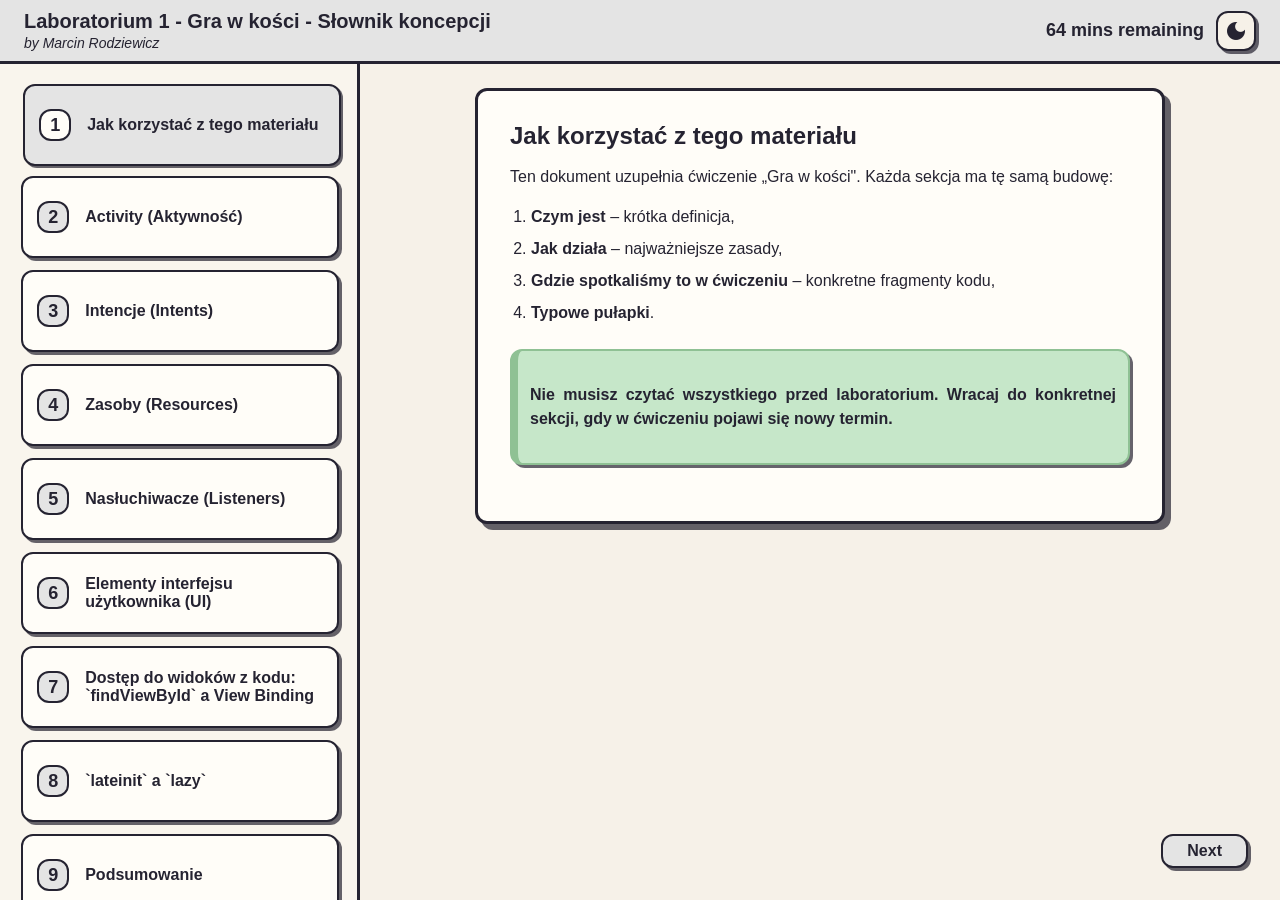
<file: labs/lab1/theory.html>
<!doctype html>
<html>
<head>
  <meta name="viewport" content="width=device-width, minimum-scale=1.0, initial-scale=1.0, user-scalable=yes">
  <meta charset="UTF-8">
  <title>Laboratorium 1 - Gra w kości - Słownik koncepcji</title>
  <link rel="icon" type="image/svg+xml" href="../assets/android-favicon.svg">
  <link rel="stylesheet" href="../assets/material-icons.css">
  <link rel="stylesheet" href="../css/codelab-soft-brutalism.css">
</head>
<body>
    <div class="codelab"
      id="CodelabsCreator"
      data-title="Laboratorium 1 - Gra w kości - Słownik koncepcji"
      data-author="by Marcin Rodziewicz">
    
      <section class="codelab-step" data-label="Jak korzystać z tego materiału" data-duration="02">
        <p>Ten dokument uzupełnia ćwiczenie „Gra w kości&quot;. Każda sekcja  ma tę samą budowę:</p>
<ol><li><strong>Czym jest</strong> – krótka definicja,</li><li><strong>Jak działa</strong> – najważniejsze zasady,</li><li><strong>Gdzie spotkaliśmy to w ćwiczeniu</strong> – konkretne fragmenty kodu,</li><li><strong>Typowe pułapki</strong>.</li></ol>
<aside class="special"><p>Nie musisz czytać wszystkiego przed laboratorium. Wracaj do konkretnej sekcji, gdy w ćwiczeniu pojawi się nowy termin.</p></aside>
      </section>
    
      <section class="codelab-step" data-label="Activity (Aktywność)" data-duration="08">
        <h3 is-upgraded>Czym jest</h3>
<p><code>Activity</code> to komponent aplikacji, który dostarcza <strong>jeden ekran</strong> z interfejsem użytkownika i obsługuje interakcję z użytkownikiem. System Android nie uruchamia aplikacji od funkcji <code>main()</code>. Tworzy obiekt aktywności i wywołuje jej metody cyklu życia, więc to system decyduje, kiedy aktywność powstaje i kiedy jest niszczona.</p>
<p>W ćwiczeniu używamy <code>AppCompatActivity</code>. To klasa z biblioteki AndroidX, która dziedziczy po <code>Activity</code> i dodaje m.in. pasek aplikacji (<code>ActionBar</code>), motywy i zgodność ze starszymi wersjami Androida. Aktywność jest też obiektem typu <code>Context</code>, więc daje dostęp do zasobów (<code>getString</code>, <code>getColor</code>), uruchamiania innych komponentów (<code>startActivity</code>) i usług systemowych.</p>
<h3 is-upgraded>Rejestracja w manifeście</h3>
<p>Każda aktywność musi być zadeklarowana w <code>AndroidManifest.xml</code>, inaczej system jej nie uruchomi (wyjątek <code>ActivityNotFoundException</code>). Kreator <strong>New -&gt; Activity</strong> robi to automatycznie:</p>
<pre><code class="language-xml">&lt;activity
    android:name=&quot;.MainActivity&quot;
    android:exported=&quot;true&quot;&gt;
    &lt;intent-filter&gt;
        &lt;action android:name=&quot;android.intent.action.MAIN&quot; /&gt;
        &lt;category android:name=&quot;android.intent.category.LAUNCHER&quot; /&gt;
    &lt;/intent-filter&gt;
&lt;/activity&gt;
&lt;activity android:name=&quot;.SettingsActivity&quot; android:exported=&quot;false&quot; /&gt;
</code></pre>
<ul><li><code>intent-filter</code> z <code>MAIN</code> + <code>LAUNCHER</code> oznacza <strong>aktywność startową</strong>, czyli tę, którą uruchamia ikona aplikacji. Tylko ona powinna mieć ten filtr.</li><li><code>android:exported</code> określa, czy aktywność może być uruchamiana przez inne aplikacje. Dla ekranów wewnętrznych (np. ustawień) ustawiamy <code>false</code>.</li></ul>
<h3 is-upgraded>Cykl życia</h3>
<p>Aktywność przechodzi przez stany, a system powiadamia ją o tym metodami zwrotnymi (<em>lifecycle callbacks</em>):</p>
<pre><code>            onCreate()
                │
            onStart() &lt;────────── onRestart()
                │                     ▲
            onResume()                │
                │                     │
   [ aktywność na pierwszym planie ]  │
                │                     │
            onPause()                 │
                │                     │
            onStop() ─────────────────┘ (użytkownik wraca)
                │
            onDestroy()
</code></pre>
<table><thead><tr><th>Metoda</th><th>Kiedy jest wywoływana</th><th>Typowe zastosowanie</th></tr></thead><tbody><tr><td><code>onCreate()</code></td><td>Utworzenie aktywności (jednorazowo)</td><td>Wczytanie układu, inicjalizacja widoków i nasłuchiwaczy</td></tr><tr><td><code>onStart()</code></td><td>Aktywność staje się widoczna</td><td>Rejestracja zasobów potrzebnych tylko, gdy ekran jest widoczny</td></tr><tr><td><code>onResume()</code></td><td>Aktywność jest na pierwszym planie i reaguje na dotyk</td><td>Wznowienie animacji, odczytów z czujników</td></tr><tr><td><code>onPause()</code></td><td>Aktywność traci fokus (np. okno dialogowe, przełączenie na inną aplikację)</td><td>Zatrzymanie animacji, szybkie zapisanie stanu</td></tr><tr><td><code>onStop()</code></td><td>Aktywność przestaje być widoczna</td><td>Zwolnienie zasobów, zapis danych</td></tr><tr><td><code>onRestart()</code></td><td>Powrót z <code>onStop()</code> do <code>onStart()</code></td><td>Rzadko używana</td></tr><tr><td><code>onDestroy()</code></td><td>Aktywność jest usuwana</td><td>Ostateczne sprzątanie</td></tr></tbody></table>
<aside class="special"><p>W <code>onCreate()</code> zawsze wywołujemy <code>super.onCreate(savedInstanceState)</code> jako pierwszą instrukcję. Przy pozostałych metodach również wywołujemy implementację z klasy nadrzędnej. Bez tego aplikacja zgłosi wyjątek <code>SuperNotCalledException</code>.</p></aside>
<h3 is-upgraded>Zmiany konfiguracji (obrót ekranu)</h3>
<p>Obrót ekranu, zmiana języka lub trybu ciemnego powoduje <strong>zniszczenie i ponowne utworzenie</strong> aktywności (<code>onPause -&gt; onStop -&gt; onDestroy -&gt; onCreate -&gt; ...</code>). Wszystkie zmienne w polach klasy zostają wtedy utracone. Dotyczy to także naszej gry, bo <code>currentPlayer</code>, <code>playerScores</code> czy <code>diceValuesArray</code> są zwykłymi polami. Spróbuj obrócić emulator w trakcie rozgrywki w <code>MainActivityExtended</code> i zobacz, co się stanie. Rozwiązania to <code>onSaveInstanceState</code> i <code>savedInstanceState</code> (w <code>onCreate</code>) albo <code>ViewModel</code>.</p>
<h3 is-upgraded>Stos aktywności (back stack)</h3>
<p>Uruchamiane aktywności trafiają na <strong>stos</strong>. Przycisk <em>Wstecz</em> zdejmuje aktywność ze szczytu (<code>finish()</code> robi to programowo). W ćwiczeniu <code>SettingsActivity</code> wchodzi na stos nad <code>MainActivityExtended</code>, a po <code>finish()</code> użytkownik wraca do poprzedniego ekranu z zachowaną instancją.</p>
<h3 is-upgraded>Jedna czy wiele aktywności?</h3>
<p>Rekomendacja Google to <strong>model jednej aktywności</strong> i wiele ekranów w postaci fragmentów lub funkcji Compose. W laboratorium tworzymy trzy aktywności wyłącznie dydaktycznie, żeby pokazać <code>Intent</code> i przekazywanie danych. W późniejszych laboratoriach poznamy nawigację bez dodatkowych aktywności.</p>
<h3 is-upgraded>Gdzie spotkaliśmy to w ćwiczeniu</h3>
<ul><li><code>MainActivity</code> z logowaniem wszystkich metod cyklu życia. Uruchom aplikację, naciśnij <em>Home</em>, wróć do aplikacji i obserwuj <strong>Logcat</strong>.</li><li><code>MainActivityExtended</code> i <code>SettingsActivity</code> jako dwa ekrany połączone intencją.</li></ul>
<h3 is-upgraded>Typowe pułapki</h3>
<ul><li>Zapomniany wpis w manifeście (przy ręcznym tworzeniu klasy).</li><li>Praca z widokami przed <code>setContentView()</code> / <code>inflate()</code> kończy się <code>NullPointerException</code> lub <code>UninitializedPropertyAccessException</code>.</li><li>Przechowywanie referencji do aktywności w obiektach żyjących dłużej (np. singleton) powoduje wyciek pamięci.</li><li>Zapominanie o utracie stanu przy obrocie ekranu.</li></ul>
      </section>
    
      <section class="codelab-step" data-label="Intencje (Intents)" data-duration="14">
        <h3 is-upgraded>Czym jest</h3>
<p><code>Intent</code> to <strong>obiekt opisujący zamiar wykonania operacji</strong>, np. „otwórz ekran ustawień&quot; albo „pokaż stronę WWW&quot;. Intencje są podstawowym sposobem komunikacji między komponentami Androida (aktywnościami, usługami, odbiornikami komunikatów), a także między <strong>różnymi aplikacjami</strong>.</p>
<h3 is-upgraded>Intencje jawne i niejawne</h3>
<table><thead><tr><th>/</th><th>Intencja jawna (explicit)</th><th>Intencja niejawna (implicit)</th></tr></thead><tbody><tr><td>Co określamy</td><td>Dokładną klasę docelową</td><td>Akcję (<code>ACTION_VIEW</code>, <code>ACTION_SEND</code>) i dane</td></tr><tr><td>Kto wybiera odbiorcę</td><td>My</td><td>System (np. wyświetla listę aplikacji do wyboru)</td></tr><tr><td>Użycie</td><td>Nawigacja wewnątrz aplikacji</td><td>Współpraca z innymi aplikacjami</td></tr></tbody></table>
<pre><code class="language-kotlin">// Jawna - używamy w ćwiczeniu
val intent = Intent(this, SettingsActivity::class.java)

// Niejawna - przykład (otwarcie strony WWW w przeglądarce)
val web = Intent(Intent.ACTION_VIEW, Uri.parse(&quot;https://www.put.poznan.pl&quot;))
startActivity(web)
</code></pre>
<h3 is-upgraded>Anatomia intencji niejawnej</h3>
<p>Intencja niejawna nie wskazuje klasy, tylko opisuje <strong>czego chcemy</strong>, a system szuka komponentu, który potrafi to zrobić. Składa się z kilku elementów, które razem tworzą „zapytanie&quot;:</p>
<table><thead><tr><th>Element</th><th>Przykład</th><th>Znaczenie</th></tr></thead><tbody><tr><td><strong>Action</strong> (akcja)</td><td><code>Intent.ACTION_VIEW</code></td><td>Co chcemy zrobić (wyświetl, wyślij, wybierz...)</td></tr><tr><td><strong>Data (URI)</strong></td><td><code>Uri.parse(&quot;https://...&quot;)</code>, <code>Uri.parse(&quot;geo:52.4,16.9&quot;)</code></td><td>Na jakich danych ma zostać wykonana akcja</td></tr><tr><td><strong>Type (MIME)</strong></td><td><code>&quot;image/*&quot;</code>, <code>&quot;text/plain&quot;</code></td><td>Rodzaj danych, gdy sam URI nie wystarcza (albo zamiast niego)</td></tr><tr><td><strong>Category</strong> (kategoria)</td><td><code>Intent.CATEGORY_DEFAULT</code></td><td>Dodatkowy kontekst, dodawana automatycznie przez <code>startActivity()</code></td></tr><tr><td><strong>Extras</strong></td><td><code>putExtra(Intent.EXTRA_TEXT, &quot;...&quot;)</code></td><td>Dodatkowe dane przekazywane do odbiorcy</td></tr></tbody></table>
<pre><code class="language-kotlin">val intent = Intent(Intent.ACTION_SEND).apply {
    type = &quot;text/plain&quot;                         // typ MIME
    putExtra(Intent.EXTRA_TEXT, &quot;Wynik gry: 15&quot;) // dodatkowe dane
}
startActivity(Intent.createChooser(intent, &quot;Udostępnij przez&quot;))
</code></pre>
<h3 is-upgraded>Jak system rozwiązuje intencję niejawną (<em>intent resolution</em>)</h3>
<p>Każda aplikacja może zadeklarować w swoim <code>AndroidManifest.xml</code>, jakie intencje potrafi obsłużyć, dodając do komponentu (najczęściej aktywności) <code>&lt;intent-filter&gt;</code>:</p>
<pre><code class="language-xml">&lt;activity android:name=&quot;.ShareReceiverActivity&quot; android:exported=&quot;true&quot;&gt;
    &lt;intent-filter&gt;
        &lt;action android:name=&quot;android.intent.action.SEND&quot; /&gt;
        &lt;category android:name=&quot;android.intent.category.DEFAULT&quot; /&gt;
        &lt;data android:mimeType=&quot;text/plain&quot; /&gt;
    &lt;/intent-filter&gt;
&lt;/activity&gt;
</code></pre>
<p>Gdy wywołujemy <code>startActivity(intencjaNiejawna)</code>, system Android:</p>
<ol><li>Przegląda <code>intent-filter</code> <strong>wszystkich zainstalowanych aplikacji</strong> (oraz naszej własnej),</li><li>Szuka tych, które pasują jednocześnie do akcji, danych/typu i kategorii,</li><li>Jeśli pasuje <strong>dokładnie jeden</strong> komponent – uruchamia go od razu,</li><li>Jeśli pasuje <strong>kilka</strong> – pokazuje użytkownikowi okno wyboru (tzw. <em>disambiguation dialog</em>, czyli listę aplikacji typu „Otwórz za pomocą...&quot;),</li><li>Jeśli <strong>nic nie pasuje</strong> – <code>startActivity()</code> rzuca <code>ActivityNotFoundException</code>.</li></ol>
<aside class="special"><p><strong><code>Intent.createChooser()</code></strong> wymusza wyświetlenie okna wyboru za każdym razem, nawet jeśli jest tylko jedna pasująca aplikacja lub użytkownik ustawił wcześniej domyślną. Warto go używać przy akcjach typu „Udostępnij&quot;, żeby użytkownik mógł świadomie wybrać aplikację, zamiast na stałe wiązać naszą funkcję z jedną konkretną.</p></aside>
<h3 is-upgraded>Widoczność pakietów od Androida 11 (<code>&lt;queries&gt;</code>)</h3>
<p>Od Androida 11 (API 30) system domyślnie <strong>ukrywa</strong> przed aplikacją informacje o innych zainstalowanych aplikacjach (ze względu na prywatność). Dotyczy to jednak konkretnie sytuacji, w których <strong>Twój kod sam pyta</strong> system o listę pasujących aplikacji, np. przez <code>PackageManager.queryIntentActivities()</code> lub <code>intent.resolveActivity(packageManager)</code>. Bez odpowiedniej deklaracji takie zapytanie może zwrócić pustą listę / <code>null</code>, mimo że pasująca aplikacja jest zainstalowana.</p>
<p>Deklarację widoczności dodaje się w elemencie <code>&lt;queries&gt;</code> w manifeście:</p>
<pre><code class="language-xml">&lt;manifest&gt;
    &lt;queries&gt;
        &lt;intent&gt;
            &lt;action android:name=&quot;android.intent.action.SEND&quot; /&gt;
            &lt;data android:mimeType=&quot;text/plain&quot; /&gt;
        &lt;/intent&gt;
        &lt;intent&gt;
            &lt;action android:name=&quot;android.intent.action.DIAL&quot; /&gt;
        &lt;/intent&gt;
    &lt;/queries&gt;
    &lt;application&gt;
        ...
    &lt;/application&gt;
&lt;/manifest&gt;
</code></pre>
<aside class="warning"><p><strong>To ograniczenie nie dotyczy każdego wywołania <code>startActivity()</code> z intencją niejawną.</strong> System przewiduje kilka wyjątków, w których Twoja aplikacja nie musi (i nie powinna) deklarować <code>&lt;queries&gt;</code>. Opisuje je dokładnie kolejna sekcja — to jedna z częściej mylonych kwestii dotyczących intencji niejawnych.</p></aside>
<h3 is-upgraded>Trzy scenariusze uruchamiania intencji niejawnej</h3>
<p>W praktyce liczy się <strong>to, w jaki sposób</strong> uruchamiasz intencję, a nie sama akcja. Rozróżnij trzy przypadki:</p>
<p><strong>Scenariusz 1: Uruchomienie przez <code>Intent.createChooser()</code></strong></p>
<pre><code class="language-kotlin">val intent = Intent(Intent.ACTION_SEND).apply {
    type = &quot;text/plain&quot;
    putExtra(Intent.EXTRA_TEXT, &quot;Wynik gry: 15&quot;)
}
startActivity(Intent.createChooser(intent, &quot;Udostępnij przez&quot;))
</code></pre>
<p>To <strong>system</strong>, a nie Twoja aplikacja, przegląda zainstalowane pakiety i buduje okno wyboru. Twój kod nigdy bezpośrednio nie odpytuje <code>PackageManager</code>, więc <strong>nie potrzebujesz wpisu w <code>&lt;queries&gt;</code></strong> niezależnie od tego, jaką akcję wysyłasz. To jest najbezpieczniejszy i najprostszy sposób na uruchamianie intencji niejawnych, gdy dopuszczamy wybór spośród wielu aplikacji.</p>
<p><strong>Scenariusz 2: Uruchomienie bezpośrednie, dla akcji z listy „common intents”</strong></p>
<pre><code class="language-kotlin">val intent = Intent(Intent.ACTION_VIEW, Uri.parse(&quot;https://developer.android.com&quot;))
startActivity(intent)
</code></pre>
<p>Android z góry uznaje kilka <strong>popularnych, standardowych</strong> akcji za zawsze widoczne, niezależnie od <code>&lt;queries&gt;</code> – m.in. <code>ACTION_VIEW</code> z URI <code>http</code>/<code>https</code>, <code>ACTION_SEND</code>, <code>ACTION_SENDTO</code> (telefon/SMS/e-mail), <code>ACTION_DIAL</code>. Pełna, aktualna lista znajduje się w dokumentacji <em>Package visibility filtering</em>. Dla tych konkretnych przypadków <strong>również nie musisz nic deklarować</strong>.</p>
<p><strong>Scenariusz 3: Samodzielne sprawdzanie dostępności przed uruchomieniem</strong></p>
<pre><code class="language-kotlin">val intent = Intent(Intent.ACTION_VIEW, Uri.parse(&quot;geo:52.4,16.9&quot;))

if (intent.resolveActivity(packageManager) != null) {   // zapytanie o pakiety!
    startActivity(intent)
} else {
    Toast.makeText(this, &quot;Brak aplikacji obsługującej mapy&quot;, Toast.LENGTH_SHORT).show()
}
</code></pre>
<p><code>resolveActivity()</code> oraz <code>queryIntentActivities()</code> to <strong>bezpośrednie zapytania o inne pakiety</strong> i to one faktycznie podlegają restrykcjom z Androida 11+. Jeśli akcja nie jest jedną z „common intents” ze scenariusza 2 (np. niestandardowy schemat URI jak <code>geo:</code>), <strong>musisz</strong> zadeklarować ją w <code>&lt;queries&gt;</code>, inaczej <code>resolveActivity()</code> może zwrócić <code>null</code> mimo zainstalowanej aplikacji.</p>
<h4 is-upgraded>Podsumowanie w tabeli</h4>
<table><thead><tr><th>Sposób wywołania</th><th>Wymaga <code>&lt;queries&gt;</code>?</th><th>Dlaczego</th></tr></thead><tbody><tr><td><code>startActivity(Intent.createChooser(intent, tytuł))</code></td><td><strong>Nie</strong></td><td>Listę buduje system, a nie Twoja aplikacja</td></tr><tr><td><code>startActivity(intent)</code> dla akcji z listy <em>common intents</em> (np. <code>ACTION_VIEW</code> z <code>http/https</code>, <code>ACTION_SEND</code>, <code>ACTION_DIAL</code>)</td><td><strong>Nie</strong></td><td>Te konkretne akcje są z góry uznane za zawsze widoczne</td></tr><tr><td><code>startActivity(intent)</code> dla innej, mniej typowej akcji, bez wcześniejszego sprawdzania</td><td><strong>Zalecane</strong></td><td>Intencja zostanie wysłana „w ciemno&quot; – bez <code>&lt;queries&gt;</code> może się nie udać, mimo że aplikacja jest zainstalowana</td></tr><tr><td><code>intent.resolveActivity(packageManager)</code> / <code>queryIntentActivities()</code></td><td><strong>Tak</strong> (o ile akcja nie jest z listy <em>common intents</em>)</td><td>To bezpośrednie zapytanie o inne pakiety</td></tr></tbody></table>
<aside class="special"><p><strong>Wniosek praktyczny:</strong> jeśli chcesz dać użytkownikowi wybór aplikacji (np. „Udostępnij&quot;), użyj <code>createChooser()</code> i <strong>nie</strong> wywołuj wcześniej <code>resolveActivity()</code> – wtedy <code>&lt;queries&gt;</code> w ogóle nie jest potrzebne. Jeśli natomiast chcesz uruchomić jedną, konkretną aplikację (np. zawsze mapy) i wcześniej sprawdzić jej dostępność, musisz zadeklarować odpowiedni wpis w <code>&lt;queries&gt;</code>.</p></aside>
<h3 is-upgraded>Bezpieczne uruchamianie intencji niejawnych</h3>
<p>Niezależnie od <code>&lt;queries&gt;</code>, zawsze warto zabezpieczyć się przed brakiem jakiejkolwiek pasującej aplikacji (np. na emulatorze bez usług Google) – np. łapiąc wyjątek:</p>
<pre><code class="language-kotlin">try {
    startActivity(intent)
} catch (e: ActivityNotFoundException) {
    Toast.makeText(this, &quot;Nie znaleziono aplikacji&quot;, Toast.LENGTH_SHORT).show()
}
</code></pre>
<p>Jeśli chcesz zamiast wyjątku <em>z góry</em> sprawdzić dostępność (np. żeby ukryć przycisk, zanim użytkownik go kliknie), użyj <code>resolveActivity()</code> – pamiętając, że to scenariusz 3 z tabeli powyżej i może wymagać wpisu w <code>&lt;queries&gt;</code>.</p>
<h3 is-upgraded>Rozszerzona lista często wykorzystywanych intencji niejawnych</h3>
<table><thead><tr><th>Cel</th><th>Akcja / konstruktor</th><th>Przykładowy kod</th><th>Scenariusz z tabeli / uwagi</th></tr></thead><tbody><tr><td>Otwórz stronę WWW</td><td><code>Intent.ACTION_VIEW</code></td><td><code>Intent(Intent.ACTION_VIEW, Uri.parse(&quot;https://developer.android.com&quot;))</code></td><td><em>Common intent</em> – bez <code>&lt;queries&gt;</code></td></tr><tr><td>Otwórz lokalizację na mapie</td><td><code>Intent.ACTION_VIEW</code> + URI <code>geo:</code></td><td><code>Intent(Intent.ACTION_VIEW, Uri.parse(&quot;geo:52.4,16.9?q=Politechnika+Poznanska&quot;))</code></td><td>Nie jest <em>common intent</em> – jeśli sprawdzasz <code>resolveActivity()</code>, dodaj wpis w <code>&lt;queries&gt;</code></td></tr><tr><td>Wybierz trasę/nawigację</td><td><code>Intent.ACTION_VIEW</code> + URI <code>google.navigation:</code></td><td><code>Intent(Intent.ACTION_VIEW, Uri.parse(&quot;google.navigation:q=52.4,16.9&quot;))</code></td><td>Specyficzne dla Google Maps, jak wyżej</td></tr><tr><td>Zadzwoń (otwórz wybieranie numeru)</td><td><code>Intent.ACTION_DIAL</code></td><td><code>Intent(Intent.ACTION_DIAL, Uri.parse(&quot;tel:123456789&quot;))</code></td><td><em>Common intent</em>. Nie wymaga uprawnień – użytkownik sam naciska „Zadzwoń”</td></tr><tr><td>Zadzwoń natychmiast</td><td><code>Intent.ACTION_CALL</code></td><td><code>Intent(Intent.ACTION_CALL, Uri.parse(&quot;tel:123456789&quot;))</code></td><td>Wymaga uprawnienia <code>CALL_PHONE</code> (uprawnienie niebezpieczne)</td></tr><tr><td>Wyślij SMS</td><td><code>Intent.ACTION_SENDTO</code> + URI <code>smsto:</code></td><td><code>Intent(Intent.ACTION_SENDTO, Uri.parse(&quot;smsto:123456789&quot;)).apply { putExtra(&quot;sms_body&quot;, &quot;Cześć!&quot;) }</code></td><td><em>Common intent</em></td></tr><tr><td>Wyślij e-mail</td><td><code>Intent.ACTION_SENDTO</code> + URI <code>mailto:</code></td><td><code>Intent(Intent.ACTION_SENDTO, Uri.parse(&quot;mailto:&quot;)).apply { putExtra(Intent.EXTRA_EMAIL, arrayOf(&quot;a@b.com&quot;)); putExtra(Intent.EXTRA_SUBJECT, &quot;Temat&quot;) }</code></td><td><em>Common intent</em>. Otwiera tylko klienty poczty (w przeciwieństwie do <code>ACTION_SEND</code>)</td></tr><tr><td>Udostępnij tekst</td><td><code>Intent.ACTION_SEND</code></td><td><code>Intent(Intent.ACTION_SEND).apply { type = &quot;text/plain&quot;; putExtra(Intent.EXTRA_TEXT, &quot;Wynik gry: 15&quot;) }</code></td><td><em>Common intent</em>, ale i tak użyj <code>Intent.createChooser()</code></td></tr><tr><td>Udostępnij obraz</td><td><code>Intent.ACTION_SEND</code> + <code>type = &quot;image/*&quot;</code></td><td><code>Intent(Intent.ACTION_SEND).apply { type = &quot;image/*&quot;; putExtra(Intent.EXTRA_STREAM, imageUri) }</code></td><td><code>imageUri</code> najczęściej z <code>FileProvider</code>; użyj <code>createChooser()</code></td></tr><tr><td>Wybierz zdjęcie z galerii</td><td><code>Intent.ACTION_PICK</code> lub <code>Intent.ACTION_GET_CONTENT</code></td><td><code>Intent(Intent.ACTION_GET_CONTENT).apply { type = &quot;image/*&quot; }</code></td><td>Wynik odbieramy przez <code>registerForActivityResult</code>; nowoczesna alternatywa to <code>ActivityResultContracts.PickVisualMedia</code>, który nie wymaga <code>&lt;queries&gt;</code></td></tr><tr><td>Zrób zdjęcie aparatem</td><td><code>MediaStore.ACTION_IMAGE_CAPTURE</code></td><td><code>Intent(MediaStore.ACTION_IMAGE_CAPTURE)</code></td><td>Nie jest <em>common intent</em> – przy ręcznym <code>resolveActivity()</code> dodaj wpis w <code>&lt;queries&gt;</code></td></tr><tr><td>Dodaj wydarzenie do kalendarza</td><td><code>Intent.ACTION_INSERT</code> + <code>CalendarContract.Events.CONTENT_URI</code></td><td><code>Intent(Intent.ACTION_INSERT, CalendarContract.Events.CONTENT_URI).apply { putExtra(CalendarContract.Events.TITLE, &quot;Laborki&quot;) }</code></td><td>Jak wyżej</td></tr><tr><td>Ustaw alarm/budzik</td><td><code>AlarmClock.ACTION_SET_ALARM</code></td><td><code>Intent(AlarmClock.ACTION_SET_ALARM).apply { putExtra(AlarmClock.EXTRA_HOUR, 7); putExtra(AlarmClock.EXTRA_MINUTES, 30) }</code></td><td>Wymaga uprawnienia <code>SET_ALARM</code> (zwykłe, deklarowane w manifeście)</td></tr><tr><td>Wyszukaj w sieci</td><td><code>Intent.ACTION_WEB_SEARCH</code></td><td><code>Intent(Intent.ACTION_WEB_SEARCH).apply { putExtra(SearchManager.QUERY, &quot;android intents&quot;) }</code></td><td>Otwiera domyślną wyszukiwarkę</td></tr><tr><td>Otwórz ustawienia aplikacji</td><td><code>Settings.ACTION_APPLICATION_DETAILS_SETTINGS</code></td><td><code>Intent(Settings.ACTION_APPLICATION_DETAILS_SETTINGS, Uri.fromParts(&quot;package&quot;, packageName, null))</code></td><td>Dotyczy Twojej własnej aplikacji – zawsze dostępne</td></tr><tr><td>Otwórz ustawienia systemowe (Wi-Fi, Bluetooth)</td><td><code>Settings.ACTION_WIFI_SETTINGS</code>, <code>Settings.ACTION_BLUETOOTH_SETTINGS</code></td><td><code>Intent(Settings.ACTION_WIFI_SETTINGS)</code></td><td>Komponent systemowy, zawsze dostępny</td></tr><tr><td>Zainstaluj/otwórz aplikację w sklepie</td><td><code>Intent.ACTION_VIEW</code> + URI <code>market:</code></td><td><code>Intent(Intent.ACTION_VIEW, Uri.parse(&quot;market://details?id=com.mr.diceroller&quot;))</code></td><td>Jak przy mapach – przy ręcznym <code>resolveActivity()</code> dodaj wpis w <code>&lt;queries&gt;</code></td></tr></tbody></table>
<aside class="warning"><p>Część z powyższych akcji (np. <code>ACTION_CALL</code>, aparat, dostęp do kalendarza) wymaga dodatkowo <strong>uprawnień niebezpiecznych (dangerous permissions)</strong>, o które trzeba poprosić użytkownika w czasie działania aplikacji (<em>runtime permissions</em>) – to temat kolejnych laboratoriów. Samo użycie intencji niejawnej (np. <code>ACTION_DIAL</code> zamiast <code>ACTION_CALL</code>) bywa prostszym rozwiązaniem, bo deleguje odpowiedzialność (i potrzebne uprawnienie) do aplikacji systemowej.</p></aside>
<h3 is-upgraded>Przekazywanie danych (Extras)</h3>
<p>Do intencji można dołączyć dane w formie par <strong>klucz–wartość</strong> (<code>putExtra</code>). Wewnętrznie są przechowywane w obiekcie <code>Bundle</code>. Dotyczy to zarówno intencji jawnych, jak i niejawnych (np. <code>Intent.EXTRA_TEXT</code> powyżej).</p>
<pre><code class="language-kotlin">// nadawca
intent.putExtra(&quot;num_dice&quot;, 3)

// odbiorca (w SettingsActivity `intent` to intencja, która uruchomiła aktywność)
val n = intent.getIntExtra(&quot;num_dice&quot;, 2) // 2 = wartość domyślna, jeśli klucza brak
</code></pre>
<ul><li>Obsługiwane są typy proste, <code>String</code>, tablice oraz obiekty <code>Serializable</code> / <code>Parcelable</code>.</li><li>Metody <code>getXxxExtra</code> zwracają <strong>wartość domyślną</strong>, gdy klucza brak. Literówka w kluczu nie daje błędu, tylko po cichu zwraca domyślną wartość. Dlatego klucze trzymamy w jednym miejscu (u nas w <code>strings.xml</code>, <code>R.string.num_dice_key</code>) albo w stałych (<code>const val</code>).</li><li>Android definiuje też gotowe stałe kluczy dla popularnych przypadków, np. <code>Intent.EXTRA_TEXT</code>, <code>Intent.EXTRA_SUBJECT</code>, <code>Intent.EXTRA_EMAIL</code>, <code>Intent.EXTRA_STREAM</code> – warto używać ich zamiast własnych nazw, gdy komunikujemy się z inną aplikacją (ona oczekuje właśnie tych kluczy).</li><li>Extras służą do <strong>małych porcji danych</strong>. Duże obiekty (np. bitmapy) mogą przekroczyć limit transakcji i zakończyć aplikację błędem.</li></ul>
<h3 is-upgraded>Uruchamianie aktywności z wynikiem (Activity Result API)</h3>
<p>Ekran ustawień ma <strong>zwrócić wynik</strong> do ekranu, który go wywołał:</p>
<pre><code>MainActivityExtended                         SettingsActivity
        │  launch(intent + extras)                   │
        │ ─────────────────────────────────────────&gt; │ odczyt: intent.getXxxExtra
        │                                            │ użytkownik zmienia ustawienia
        │                                            │ setResult(RESULT_OK, wynik)
        │  callback(result)                          │ finish()
        │ &lt;───────────────────────────────────────── │
</code></pre>
<ol><li>W aktywności wywołującej <strong>rejestrujemy</strong> kontrakt: <code>registerForActivityResult(StartActivityForResult()) { result -&gt; ... }</code>. Wynikiem jest obiekt launchera.</li><li>Rejestracja musi nastąpić <strong>przed</strong> osiągnięciem stanu <code>STARTED</code>. Dlatego robimy ją najczęściej w <code>onCreate</code>, a nie w kliknięciu przycisku.</li><li><code>launcher.launch(intent)</code> otwiera ekran.</li><li>Aktywność docelowa wywołuje <code>setResult(RESULT_OK, daneWynikowe)</code> i <code>finish()</code>.</li><li>Wywoływany jest callback z obiektem <code>ActivityResult</code> (<code>resultCode</code>, <code>data</code>).</li></ol>
<p>Mechanizm ten działa też z intencjami <strong>niejawnymi</strong> uruchamianymi przez zewnętrzne aplikacje – np. gotowy kontrakt <code>ActivityResultContracts.GetContent()</code> lub <code>ActivityResultContracts.TakePicture()</code> opakowuje intencje <code>ACTION_GET_CONTENT</code> / <code>MediaStore.ACTION_IMAGE_CAPTURE</code> z tabeli powyżej i zwraca wynik (np. wybrany <code>Uri</code>) bez ręcznego budowania intencji i bez potrzeby deklarowania <code>&lt;queries&gt;</code>.</p>
<aside class="warning"><p>Starsza metoda <code>startActivityForResult()</code> i <code>onActivityResult()</code> jest <strong>oznaczona jako przestarzała (deprecated)</strong>. W starszych poradnikach i na StackOverflow nadal ją znajdziesz, ale nie używaj jej w nowym kodzie.</p></aside>
<h3 is-upgraded>Typowe pułapki</h3>
<ul><li>Brak <code>setResult</code> przed <code>finish()</code>, więc kod wyniku to <code>RESULT_CANCELED</code>, a <code>data == null</code>. Tak będzie np. po naciśnięciu <em>Wstecz</em>, dlatego callback sprawdza <code>RESULT_OK</code> i <code>result.data?.let</code>.</li><li>Różne klucze w nadawcy i odbiorcy.</li><li>Niezgodność typów (<code>putExtra(&quot;k&quot;, 3)</code>, a odczyt przez <code>getBooleanExtra</code>).</li><li>Intencja niejawna bez odbiorcy powoduje <code>ActivityNotFoundException</code> – zawsze obsłuż ten przypadek (<code>try/catch</code> lub sprawdzenie przed wywołaniem), zwłaszcza na emulatorach bez usług Google.</li><li>Mylenie trzech scenariuszy uruchamiania intencji niejawnej: użycie <code>resolveActivity()</code> „na wszelki wypadek&quot; przed każdym <code>startActivity()</code>, nawet gdy później i tak wywołujemy <code>createChooser()</code> – to niepotrzebnie wymusza dodawanie wpisów do <code>&lt;queries&gt;</code>, chociaż chooser by ich nie wymagał.</li><li>Założenie, że <code>&lt;queries&gt;</code> jest potrzebne zawsze przy intencjach niejawnych – w rzeczywistości dotyczy tylko bezpośrednich zapytań o pakiety (<code>resolveActivity()</code>, <code>queryIntentActivities()</code>) dla akcji spoza listy <em>common intents</em>.</li></ul>
      </section>
    
      <section class="codelab-step" data-label="Zasoby (Resources)" data-duration="07">
        <h3 is-upgraded>Czym jest</h3>
<p>Zasoby to wszystko, co nie jest kodem, czyli teksty, kolory, obrazy, układy, menu i style. Znajdują się w katalogu <code>app/src/main/res</code>. Rozdzielenie kodu od zasobów pozwala zmieniać wygląd i teksty bez ingerencji w logikę. Pozwala też automatycznie dobierać odpowiednie zasoby do urządzenia (język, orientacja, gęstość ekranu, tryb ciemny).</p>
<h3 is-upgraded>Klasa <code>R</code></h3>
<p>Podczas budowania Android Studio generuje klasę <code>R</code>, w której każdy zasób dostaje <strong>liczbowy identyfikator</strong>. Dzięki temu referencje są sprawdzane już <strong>w czasie kompilacji</strong>.</p>
<table><thead><tr><th>Typ zasobu</th><th>Katalog</th><th>Dostęp w XML</th><th>Dostęp w Kotlinie</th></tr></thead><tbody><tr><td>Tekst</td><td><code>values/strings.xml</code></td><td><code>@string/roll</code></td><td><code>getString(R.string.roll)</code></td></tr><tr><td>Kolor</td><td><code>values/colors.xml</code></td><td><code>@color/myBlue</code></td><td><code>getColor(R.color.myBlue)</code></td></tr><tr><td>Obraz</td><td><code>drawable/</code></td><td><code>@drawable/dice_1</code></td><td><code>R.drawable.dice_1</code></td></tr><tr><td>Układ</td><td><code>layout/</code></td><td></td><td><code>R.layout.activity_main</code></td></tr><tr><td>Menu</td><td><code>menu/</code></td><td></td><td><code>R.menu.menu</code></td></tr><tr><td>Tablica tekstów</td><td><code>values/strings.xml</code></td><td><code>@array/num_dice_spinner_entries</code></td><td><code>resources.getStringArray(...)</code></td></tr><tr><td>Identyfikator widoku</td><td></td><td><code>@+id/rollButton</code> (<code>+</code> = utwórz)</td><td><code>R.id.rollButton</code></td></tr><tr><td>Wymiar</td><td><code>values/dimens.xml</code></td><td><code>@dimen/margin_default</code></td><td><code>resources.getDimension(R.dimen.margin_default)</code></td></tr><tr><td>Styl</td><td><code>values/styles.xml</code></td><td><code>@style/AppTheme</code></td><td><code>R.style.AppTheme</code></td></tr><tr><td>Animacja</td><td><code>anim/</code></td><td><code>@anim/slide_in</code></td><td><code>R.anim.slide_in</code></td></tr></tbody></table>
<aside class="special"><p><code>R.drawable.dice_1</code> <strong>nie jest</strong> obiektem obrazka, tylko liczbą typu <code>Int</code>. Dlatego funkcja <code>resolveDrawable()</code> zwraca <code>Int</code>, a <code>setImageResource()</code> przyjmuje <code>Int</code>.</p></aside>
<h3 is-upgraded>Kwalifikatory zasobów</h3>
<p>System Android automatycznie wybiera odpowiednią wersję zasobu na podstawie <strong>kwalifikatorów</strong> dodanych do nazwy katalogu. Kwalifikatory opisują konfigurację urządzenia, np. język, rozmiar ekranu, orientację, gęstość pikseli, wersję API, tryb nocny itp. System wybiera zasób z katalogu, którego kwalifikatory najlepiej pasują do aktualnej konfiguracji.</p>
<p>Kwalifikatory dodaje się do nazwy katalogu w formacie:</p>
<pre><code>&lt;katalog_zasobów&gt;-&lt;kwalifikator1&gt;-&lt;kwalifikator2&gt;/...
</code></pre>
<p>Przykład:</p>
<pre><code>res/
├── values/strings.xml
├── values-pl/strings.xml
├── values-night/colors.xml
├── layout/activity_main.xml
├── layout-land/activity_main.xml
└── drawable-xxhdpi/
</code></pre>
<aside class="warning"><p><strong>Kolejność kwalifikatorów ma znaczenie.</strong> System wybiera zasoby według <strong>ściśle określonej kolejności</strong> (patrz tabela poniżej). Jeśli masz np. <code>drawable-en-sw600dp</code> i <code>drawable-sw600dp-en</code>, system wybierze pierwszy, bo język (<code>en</code>) ma wyższy priorytet niż rozmiar ekranu (<code>sw600dp</code>).</p></aside>
<h4 is-upgraded>Najczęściej spotykane kwalifikatory</h4>
<table><thead><tr><th>Kategoria</th><th>Kwalifikator</th><th>Przykład</th><th>Opis</th><th>Priorytet</th></tr></thead><tbody><tr><td><strong>Język</strong></td><td>dwuliterowy kod języka (ISO 639-1)</td><td><code>values-pl/</code></td><td>Język polski</td><td>Bardzo wysoki</td></tr><tr><td><strong>Region</strong></td><td>dwuliterowy kod regionu (ISO 3166-1-alpha-2) z prefiksem <code>r</code></td><td><code>values-en-rUS/</code></td><td>Angielski (USA)</td><td>Wysoki</td></tr><tr><td><strong>Gęstość ekranu</strong></td><td><code>ldpi</code>, <code>mdpi</code>, <code>hdpi</code>, <code>xhdpi</code>, <code>xxhdpi</code>, <code>xxxhdpi</code>, <code>nodpi</code>, <code>anydpi</code>, <code>tvdpi</code></td><td><code>drawable-xxhdpi/</code></td><td>Ekrany o bardzo wysokiej gęstości (480 dpi)</td><td>Średni</td></tr><tr><td><strong>Rozmiar ekranu</strong></td><td><code>small</code>, <code>normal</code>, <code>large</code>, <code>xlarge</code></td><td><code>layout-large/</code></td><td>Duże ekrany (tablety)</td><td>Niski</td></tr><tr><td><strong>Najmniejsza szerokość</strong></td><td><code>sw&lt;N&gt;dp</code></td><td><code>layout-sw600dp/</code></td><td>Ekrany o najmniejszej szerokości ≥ 600 dp (typowo tablety 7&quot;)</td><td>Średni</td></tr><tr><td><strong>Dostępna szerokość</strong></td><td><code>w&lt;N&gt;dp</code></td><td><code>layout-w720dp/</code></td><td>Ekrany o dostępnej szerokości ≥ 720 dp</td><td>Średni</td></tr><tr><td><strong>Dostępna wysokość</strong></td><td><code>h&lt;N&gt;dp</code></td><td><code>layout-h1280dp/</code></td><td>Ekrany o dostępnej wysokości ≥ 1280 dp</td><td>Średni</td></tr><tr><td><strong>Orientacja</strong></td><td><code>port</code>, <code>land</code></td><td><code>layout-land/</code></td><td>Orientacja pozioma</td><td>Średni</td></tr><tr><td><strong>Tryb nocny</strong></td><td><code>night</code>, <code>notnight</code></td><td><code>values-night/</code></td><td>Tryb ciemny</td><td>Wysoki</td></tr><tr><td><strong>Wersja API</strong></td><td><code>v&lt;N&gt;</code></td><td><code>values-v21/</code></td><td>Urządzenia z API ≥ 21 (Lollipop)</td><td>Bardzo wysoki</td></tr><tr><td><strong>Układ klawiatury</strong></td><td><code>keysexposed</code>, <code>keyshidden</code>, <code>keyssoft</code></td><td><code>layout-keyshidden/</code></td><td>Klawiatura fizyczna schowana</td><td>Niski</td></tr><tr><td><strong>Typ ekranu dotykowego</strong></td><td><code>notouch</code>, <code>finger</code></td><td><code>layout-notouch/</code></td><td>Urządzenia bez ekranu dotykowego</td><td>Niski</td></tr><tr><td><strong>Dostępność klawiatury</strong></td><td><code>nokeys</code>, <code>qwerty</code>, <code>12key</code></td><td><code>layout-qwerty/</code></td><td>Klawiatura QWERTY</td><td>Niski</td></tr><tr><td><strong>Dostępność panelu nawigacyjnego</strong></td><td><code>nonav</code>, <code>dpad</code>, <code>trackball</code>, <code>wheel</code></td><td><code>layout-dpad/</code></td><td>Nawigacja przez D-pad</td><td>Niski</td></tr><tr><td><strong>Tryb UI</strong></td><td><code>car</code>, <code>desk</code>, <code>television</code>, <code>appliance</code>, <code>watch</code></td><td><code>values-car/</code></td><td>Tryb samochodowy (Android Auto)</td><td>Średni</td></tr><tr><td><strong>Wersja layoutu</strong></td><td><code>long</code>, <code>notlong</code></td><td><code>layout-long/</code></td><td>Ekrany o proporcjach 16:9 i węższe</td><td>Niski</td></tr><tr><td><strong>Wersja zasobu</strong></td><td><code>round</code>, <code>notround</code></td><td><code>layout-round/</code></td><td>Ekrany okrągłe (Wear OS)</td><td>Średni</td></tr></tbody></table>
<aside class="special"><p><strong>Priorytet</strong> określa, które kwalifikatory są ważniejsze przy wyborze zasobu. Na przykład język (<code>values-pl/</code>) ma wyższy priorytet niż gęstość ekranu (<code>drawable-xxhdpi/</code>), więc system najpierw wybierze zasób w odpowiednim języku, a dopiero potem dostosuje go do gęstości ekranu. Pełną, aktualną listę priorytetów znajdziesz w dokumentacji <em>Providing Resources</em>.</p></aside>
<h4 is-upgraded>Przykłady użycia kwalifikatorów</h4>
<ol><li><strong>Język i region</strong></li></ol>
<pre><code>   res/
   ├── values/strings.xml          (domyślne, angielski)
   ├── values-pl/strings.xml       (polski)
   └── values-en-rUS/strings.xml   (angielski, USA)
</code></pre>
<p>Na urządzeniu z polskim ustawionym jako język systemowy system wybierze <code>values-pl/strings.xml</code>. Na urządzeniu z angielskim (USA) – <code>values-en-rUS/strings.xml</code>. Na wszystkich innych – <code>values/strings.xml</code>.</p>
<ol start="2"><li><strong>Gęstość ekranu</strong></li></ol>
<pre><code>   res/
   ├── drawable-mdpi/dice.png      (32×32 px)
   ├── drawable-hdpi/dice.png      (48×48 px)
   ├── drawable-xhdpi/dice.png     (64×64 px)
   └── drawable-xxhdpi/dice.png    (96×96 px)
</code></pre>
<p>System automatycznie wybierze obrazek o odpowiedniej wielkości dla gęstości ekranu urządzenia. Dzięki temu obrazki wyglądają ostro na każdym urządzeniu, a fizyczny rozmiar (w <code>dp</code>) pozostaje taki sam.</p>
<ol start="3"><li><strong>Rozmiar ekranu i orientacja</strong></li></ol>
<pre><code>   res/
   ├── layout/activity_main.xml
   ├── layout-sw600dp/activity_main.xml   (tablety 7&quot;)
   └── layout-land/activity_main.xml      (orientacja pozioma)
</code></pre>
<p>Na telefonie w orientacji pionowej system użyje <code>layout/activity_main.xml</code>. Na tablecie 7&quot; (najmniejsza szerokość ≥ 600 dp) – <code>layout-sw600dp/activity_main.xml</code>. Na telefonie w orientacji poziomej – <code>layout-land/activity_main.xml</code>.</p>
<ol start="4"><li><strong>Tryb nocny</strong></li></ol>
<pre><code>   res/
   ├── values/colors.xml
   └── values-night/colors.xml
</code></pre>
<p>W trybie jasnym system użyje <code>values/colors.xml</code>, a w trybie ciemnym – <code>values-night/colors.xml</code>. To najprostszy sposób na dostosowanie kolorów do trybu nocnego.</p>
<ol><li><strong>Wersja API</strong></li></ol>
<pre><code>   res/
   ├── values/styles.xml
   └── values-v21/styles.xml
</code></pre>
<p>Na urządzeniach z API ≥ 21 system użyje <code>values-v21/styles.xml</code> (np. z motywem Material Design), a na starszych – <code>values/styles.xml</code>.</p>
<h3 is-upgraded>Jak system wybiera zasoby</h3>
<p>Gdy aplikacja żąda zasobu (np. <code>R.string.app_name</code>), system:</p>
<ol><li>Tworzy listę <strong>wszystkich katalogów zasobów</strong>, które zawierają ten zasób,</li><li>Usuwa katalogi, których kwalifikatory <strong>nie pasują</strong> do aktualnej konfiguracji urządzenia,</li><li>Z pozostałych wybiera katalog o <strong>najwyższym priorytecie</strong> (patrz tabela powyżej),</li><li>Jeśli jest kilka katalogów o tym samym priorytecie (np. <code>values-pl/</code> i <code>values-en/</code>), wybiera ten, który najlepiej pasuje do ustawień urządzenia (np. język polski zamiast angielskiego),</li><li>Jeśli nie znajdzie pasującego zasobu, używa <strong>domyślnego</strong> (z katalogu bez kwalifikatorów, np. <code>values/</code>).</li></ol>
<aside class="warning"><p><strong>Brak zasobu domyślnego</strong> (np. tylko <code>values-pl/strings.xml</code> bez <code>values/strings.xml</code>) spowoduje błąd kompilacji. Zawsze miej przynajmniej jeden katalog bez kwalifikatorów jako fallback.</p></aside>
<h3 is-upgraded>Teksty z parametrami</h3>
<p>Zamiast sklejać napisy w kodzie, definiujemy szablon w <code>strings.xml</code>:</p>
<pre><code class="language-xml">&lt;string name=&quot;player_label_format&quot;&gt;Player %1$d&lt;/string&gt;
</code></pre>
<pre><code class="language-kotlin">getString(R.string.player_label_format, currentPlayer)
</code></pre>
<p><code>%1$d</code> oznacza „pierwszy argument, liczba całkowita&quot;. Takie szablony ułatwiają tłumaczenie, bo kolejność słów może być w różnych językach inna.</p>
<h3 is-upgraded>Kwalifikatory zasobów</h3>
<p>Do nazwy katalogu można dodać kwalifikator. System wybierze wtedy odpowiedni zasób sam:</p>
<pre><code>res/
├── values/strings.xml         &lt;- domyślne (angielski)
├── values-pl/strings.xml      &lt;- język polski
├── values-night/colors.xml    &lt;- tryb ciemny
├── layout/activity_main.xml
├── layout-land/activity_main.xml   &lt;- orientacja pozioma
└── drawable-xxhdpi/           &lt;- ekrany o wysokiej gęstości
</code></pre>
<h3 is-upgraded>Jednostki</h3>
<ul><li><code>dp</code> (density-independent pixels) – rozmiary elementów i marginesy. Ten sam fizyczny rozmiar na ekranach o różnej gęstości.</li><li><code>sp</code> (scale-independent pixels) – rozmiar czcionki. Uwzględnia ustawienia użytkownika dotyczące wielkości tekstu.</li><li>Nie używaj <code>px</code>.</li></ul>
<h3 is-upgraded>Gdzie spotkaliśmy to w ćwiczeniu</h3>
<ul><li><strong>Extract string resource</strong> i <strong>Create color value resource</strong> (<code>Alt+Enter</code>).</li><li>Obrazy kości w <code>drawable</code>.</li><li><code>string-array</code> dla <code>Spinnera</code>, klucze <code>num_dice_key</code> i <code>hold_enable_key</code>, menu.</li></ul>
<h3 is-upgraded>Typowe pułapki</h3>
<ul><li>Teksty „na sztywno&quot; w kodzie lub XML (ostrzeżenie <em>hardcoded text</em>).</li><li>Zmiana nazwy zasobu poza refaktoryzacją IDE (<code>Shift+F6</code>), po której kod się nie kompiluje.</li><li>Użycie <code>getColor()</code> z <code>Context</code> na bardzo starych API. Uniwersalnie: <code>ContextCompat.getColor(context, id)</code>.</li></ul>
      </section>
    
      <section class="codelab-step" data-label="Nasłuchiwacze (Listeners)" data-duration="06">
        <h3 is-upgraded>Czym jest</h3>
<p>Nasłuchiwacz to obiekt (lub funkcja), który system <strong>wywoła, gdy wystąpi zdarzenie</strong>, np. kliknięcie lub zmiana stanu przełącznika. Interfejs aplikacji jest sterowany zdarzeniami (<em>event-driven</em>): nie czekamy na kliknięcie w pętli, tylko rejestrujemy kod, który zostanie uruchomiony w odpowiednim momencie (wzorzec <em>obserwator</em> / <em>callback</em>).</p>
<h3 is-upgraded>Jak działa</h3>
<pre><code class="language-kotlin">button.setOnClickListener {      // rejestracja
    rollDice()                   // wywoływane przy każdym kliknięciu
}
</code></pre>
<p>W Javie <code>OnClickListener</code> to interfejs z jedną metodą (<code>onClick(View v)</code>). Kotlin pozwala zastąpić go <strong>wyrażeniem lambda</strong>, a argument <code>View</code> jest dostępny jako <code>it</code>. Odpowiada to zapisowi:</p>
<pre><code class="language-kotlin">button.setOnClickListener(object : View.OnClickListener {
    override fun onClick(v: View) { rollDice() }
})
</code></pre>
<h3 is-upgraded>Najczęstsze nasłuchiwacze</h3>
<table><thead><tr><th>Zdarzenie</th><th>Metoda</th></tr></thead><tbody><tr><td>Kliknięcie</td><td><code>setOnClickListener</code></td></tr><tr><td>Długie przytrzymanie</td><td><code>setOnLongClickListener</code></td></tr><tr><td>Zmiana stanu <code>Switch</code></td><td><code>setOnCheckedChangeListener</code></td></tr><tr><td>Wybór elementu <code>Spinnera</code></td><td><code>onItemSelectedListener</code></td></tr><tr><td>Zmiana tekstu</td><td><code>addTextChangedListener</code></td></tr></tbody></table>
<h3 is-upgraded>Zasady</h3>
<ul><li>Widok ma <strong>jeden</strong> nasłuchiwacz danego typu. Kolejne wywołanie <code>setOnClickListener</code> zastępuje poprzedni.</li><li>Callbacki wykonują się na <strong>wątku głównym (UI)</strong>. Długie operacje blokują interfejs (ANR, <em>Application Not Responding</em>).</li><li>Lambda przechwytuje zmienne z otoczenia (np. <code>diceIdx</code> w pętli w <code>setDiceClick()</code>). Dzięki temu każda kostka ma własną kopię indeksu.</li><li>Atrybut <code>android:onClick=&quot;metoda&quot;</code> w XML też działa, ale ukrywa logikę w układzie i nie jest zalecany.</li></ul>
<h3 is-upgraded>Callback jako nasłuchiwacz wyniku</h3>
<p>Lambda przekazana do <code>registerForActivityResult { result -&gt; ... }</code> jest nasłuchiwaczem tego samego typu. Reaguje na zdarzenie „użytkownik wrócił z ekranu ustawień&quot;.</p>
<h3 is-upgraded>Gdzie spotkaliśmy to w ćwiczeniu</h3>
<ul><li><code>rollButton.setOnClickListener { ... }</code> (<code>MainActivity</code>, <code>MainActivityExtended</code>).</li><li>Kliknięcie kostki w <code>setDiceClick()</code> (przełączanie „hold&quot;).</li><li><code>confirmButton.setOnClickListener</code> w <code>SettingsActivity</code>.</li></ul>
<h3 is-upgraded>Typowe pułapki</h3>
<ul><li>Rejestracja nasłuchiwacza przed inicjalizacją widoków.</li><li>Logika zależna od stanu widoku, który nie jest synchronizowany (np. porównywanie tekstu przycisku zamiast przechowywania stanu gry w osobnej zmiennej, jak w naszej wersji <code>rollButton</code>).</li></ul>
      </section>
    
      <section class="codelab-step" data-label="Elementy interfejsu użytkownika (UI)" data-duration="07">
        <h3 is-upgraded>Hierarchia widoków</h3>
<p>Każdy element na ekranie to <code>View</code>. Kontenery zawierające inne widoki to <code>ViewGroup</code> (np. <code>ConstraintLayout</code>). Układ XML opisuje <strong>drzewo widoków</strong>:</p>
<pre><code>ConstraintLayout (ViewGroup)
├── ImageView  dice1Img
├── ImageView  dice2Img
├── TextView   rollResultText
└── Button     rollButton
</code></pre>
<p>Przy <code>setContentView</code> (lub <code>binding.inflate</code>) system <strong>„nadmuchuje&quot; (inflate)</strong> XML, czyli tworzy obiekty widoków w pamięci.</p>
<h3 is-upgraded>Wymiary i <code>ConstraintLayout</code></h3>
<ul><li>Każdy widok musi mieć <code>layout_width</code> i <code>layout_height</code>:</li><li><code>wrap_content</code> – tyle, ile potrzebuje zawartość,</li><li><code>match_parent</code> – tyle, ile rodzic,</li><li><code>0dp</code> w <code>ConstraintLayout</code> (<em>match constraint</em>) – wypełnij przestrzeń między ograniczeniami.</li><li>Pozycję w <code>ConstraintLayout</code> określają <strong>ograniczenia (constraints)</strong>, np. <code>layout_constraintTop_toBottomOf</code>. Aby widok miał jednoznaczne położenie, potrzebuje ograniczenia w poziomie <strong>i</strong> w pionie.</li></ul>
<h3 is-upgraded>Widżety użyte w ćwiczeniu</h3>
<table><thead><tr><th>Widżet</th><th>Zastosowanie</th><th>Najważniejsze atrybuty / metody</th></tr></thead><tbody><tr><td><code>TextView</code></td><td>Wyświetlanie tekstu</td><td><code>text</code>, <code>textSize</code>, <code>setTextColor()</code></td></tr><tr><td><code>Button</code></td><td>Przycisk</td><td><code>text</code>, <code>isEnabled</code>, <code>backgroundTint</code></td></tr><tr><td><code>ImageView</code></td><td>Obrazek</td><td><code>srcCompat</code>, <code>setImageResource()</code>, <code>imageTintList</code>, <code>tintMode</code></td></tr><tr><td><code>Switch</code></td><td>Przełącznik on/off</td><td><code>isChecked</code></td></tr><tr><td><code>Spinner</code></td><td>Lista rozwijana</td><td><code>entries</code>, <code>selectedItem</code>, <code>setSelection()</code></td></tr><tr><td><code>Snackbar</code></td><td>Krótki komunikat u dołu ekranu (z opcjonalną akcją)</td><td><code>Snackbar.make(...).setAction(...).show()</code></td></tr><tr><td>Menu opcji</td><td>Akcje w pasku aplikacji</td><td><code>onCreateOptionsMenu</code>, <code>onOptionsItemSelected</code></td></tr></tbody></table>
<h3 is-upgraded>Widoczność (<code>visibility</code>)</h3>
<table><thead><tr><th>Wartość</th><th>Widoczny</th><th>Zajmuje miejsce</th></tr></thead><tbody><tr><td><code>VISIBLE</code></td><td>tak</td><td>tak</td></tr><tr><td><code>INVISIBLE</code></td><td>nie</td><td><strong>tak</strong></td></tr><tr><td><code>GONE</code></td><td>nie</td><td><strong>nie</strong></td></tr></tbody></table>
<p>W grze używamy <code>GONE</code> do ukrywania nieużywanych kostek (<code>applySettings</code>), a <code>INVISIBLE</code> do etykiety gracza, żeby układ się nie przesuwał.</p>
<h3 is-upgraded>Typowe pułapki</h3>
<ul><li>Widok bez ograniczeń w <code>ConstraintLayout</code> ląduje w lewym górnym rogu.</li><li><code>dp</code> zamiast <code>sp</code> dla tekstu i odwrotnie.</li><li><code>Switch</code> jest starszym widżetem. W nowszych projektach zaleca się <code>SwitchMaterial</code> / <code>MaterialSwitch</code> z Material Components.</li><li>Brak <code>contentDescription</code> w <code>ImageView</code> (ostrzeżenie Lint). Jest ważny dla czytników ekranu.</li></ul>
      </section>
    
      <section class="codelab-step" data-label="Dostęp do widoków z kodu: `findViewById` a View Binding" data-duration="12">
        <h3 is-upgraded>Problem, który rozwiązujemy</h3>
<p>Układ XML opisuje <strong>wygląd</strong>, ale żeby cokolwiek zrobić z widokiem w Kotlinie (zmienić tekst, nasłuchiwać kliknięcia), potrzebujemy do niego <strong>referencji</strong> – zwykłego obiektu Kotlina wskazującego na konkretny <code>View</code> utworzony w pamięci podczas <code>inflate</code>. Android daje dwa główne sposoby na uzyskanie takiej referencji: starszy <code>findViewById</code> i nowszy <strong>View Binding</strong>.</p>
<h3 is-upgraded>Sposób 1: <code>findViewById</code></h3>
<pre><code class="language-kotlin">val button = findViewById&lt;Button&gt;(R.id.rollButton)
</code></pre>
<ul><li>Szuka widoku w drzewie, przeszukując je rekurencyjnie po <code>id</code>, i zwraca go jako <code>View?</code> (platformowy typ, patrz niżej), rzutowany na podany typ generyczny.</li><li>Wywołanie działa <strong>dopiero po</strong> <code>setContentView()</code> – wcześniej drzewo widoków nie istnieje.</li><li>Kompilator <strong>nie wie</strong>, jaki widok kryje się pod danym <code>R.id</code>. Błędy ujawniają się dopiero w czasie działania:</li><li>zły typ (<code>findViewById&lt;Button&gt;</code> na elemencie <code>TextView</code>) → <code>ClassCastException</code>,</li><li>nieistniejące w aktualnym layoucie <code>id</code> → <code>null</code>, a próba użycia → <code>NullPointerException</code> (to właśnie zademonstrowaliśmy w sekcji „Debugowanie aplikacji&quot;).</li><li>Każde odwołanie do widoku to osobne przeszukanie drzewa – przy wielu odwołaniach do tego samego widoku warto zapisać wynik w zmiennej (jak robimy w <code>rollDice()</code>), zamiast wywoływać <code>findViewById</code> wielokrotnie.</li></ul>
<h3 is-upgraded>Sposób 2: View Binding</h3>
<p><strong>View Binding</strong> to mechanizm generujący w czasie kompilacji (<em>compile time</em>) klasę Kotlina odpowiadającą jednemu plikowi layoutu. Klasa ta ma <strong>pole dla każdego widoku z atrybutem <code>android:id</code></strong>, z właściwym typem.</p>
<h4 is-upgraded>Włączenie w projekcie</h4>
<pre><code class="language-kotlin">// build.gradle.kts (Module :app)
android {
    buildFeatures {
        viewBinding = true
    }
}
</code></pre>
<p>Po synchronizacji Gradle dla <strong>każdego</strong> pliku w <code>res/layout</code> powstaje osobna klasa wiązania (nie trzeba jej pisać ręcznie – generuje ją wtyczka Android Gradle Plugin podczas budowania, więc może nie być widoczna w drzewie projektu, ale jest dostępna do importu).</p>
<h4 is-upgraded>Reguła nazewnictwa</h4>
<p>Nazwa pliku w <code>snake_case</code> zamienia się na <code>PascalCase</code> i dostaje przyrostek <code>Binding</code>:</p>
<table><thead><tr><th>Plik layoutu</th><th>Wygenerowana klasa</th></tr></thead><tbody><tr><td><code>activity_main.xml</code></td><td><code>ActivityMainBinding</code></td></tr><tr><td><code>activity_main_extended.xml</code></td><td><code>ActivityMainExtendedBinding</code></td></tr><tr><td><code>activity_settings.xml</code></td><td><code>ActivitySettingsBinding</code></td></tr><tr><td><code>item_dice_row.xml</code></td><td><code>ItemDiceRowBinding</code></td></tr></tbody></table>
<p>Nazwa pola odpowiadającego widokowi to jego <code>id</code> zamienione na <code>camelCase</code>, np. <code>android:id=&quot;@+id/roll_button&quot;</code> → <code>binding.rollButton</code>, a <code>android:id=&quot;@+id/rollButton&quot;</code> (tak jak u nas) → <code>binding.rollButton</code> bez zmian.</p>
<h4 is-upgraded>Tworzenie instancji w Aktywności</h4>
<p>Wygenerowana klasa ma statyczną metodę <code>inflate()</code>, która tworzy hierarchię widoków <strong>i</strong> obiekt wiązania jednocześnie:</p>
<pre><code class="language-kotlin">private lateinit var binding: ActivityMainExtendedBinding

override fun onCreate(savedInstanceState: Bundle?) {
    super.onCreate(savedInstanceState)
    binding = ActivityMainExtendedBinding.inflate(layoutInflater)
    setContentView(binding.root)
}
</code></pre>
<ul><li><code>layoutInflater</code> to obiekt systemowy dostępny w <code>Activity</code>, który „nadmuchuje&quot; XML, czyli buduje z niego obiekty <code>View</code>.</li><li><code>binding.root</code> to widok nadrzędny całego layoutu (u nas <code>ConstraintLayout</code>) – to jego przekazujemy do <code>setContentView()</code>.</li><li>Od tej pory dostęp do dowolnego widoku to po prostu <code>binding.idWidoku</code>, np. <code>binding.rollButton.setOnClickListener { ... }</code>, bez żadnego rzutowania.</li></ul>
<aside class="special"><p><code>lateinit</code> jest tu potrzebny, ponieważ <code>binding</code> nie może powstać w momencie tworzenia obiektu aktywności (nie mamy jeszcze <code>layoutInflater</code> gotowego do użycia w sensownym kontekście) – inicjalizujemy je dopiero w <code>onCreate()</code>. Więcej o <code>lateinit</code> w dalszej części dokumentu.</p></aside>
<h4 is-upgraded>Dlaczego to bezpieczniejsze: błędy przenoszą się do czasu kompilacji</h4>
<p>To jest <strong>najważniejsza</strong> różnica względem <code>findViewById</code>:</p>
<table><thead><tr><th>Sytuacja</th><th><code>findViewById</code></th><th>View Binding</th></tr></thead><tbody><tr><td>Błędne <code>id</code> (literówka, usunięty widok)</td><td>Kompiluje się, <code>null</code>/<code>NPE</code> w czasie działania</td><td><strong>Błąd kompilacji</strong> (Unresolved reference)</td></tr><tr><td>Zły typ (np. <code>Button</code> zamiast <code>TextView</code>)</td><td><code>ClassCastException</code> w czasie działania</td><td><strong>Niemożliwe</strong> – pole ma już poprawny typ</td></tr><tr><td>Wielokrotny dostęp do tego samego widoku</td><td>Trzeba pamiętać, by zapisać wynik w zmiennej</td><td>Zawsze <code>binding.widok</code>, bez dodatkowego kodu</td></tr><tr><td>Czytelność / podpowiedzi IDE</td><td>Trzeba znać typ i rzutować ręcznie</td><td>Autouzupełnianie pokazuje wszystkie widoki z <code>id</code></td></tr></tbody></table>
<p>Dzięki temu refaktoryzacja layoutu (np. zmiana <code>id</code> przez <code>Shift+F6</code>) od razu pokazuje w kodzie, które miejsca wymagają poprawki – kompilator nie pozwoli zbudować aplikacji z nieaktualnym odwołaniem.</p>
<h4 is-upgraded>Binding a zagnieżdżone layouty (<code>&lt;include&gt;</code>)</h4>
<p>Jeśli layout zawiera inny layout przez <code>&lt;include layout=&quot;@layout/...&quot; android:id=&quot;@+id/zagniezdzony&quot; /&gt;</code>, wygenerowane wiązanie udostępnia też wiązanie dla tego fragmentu: <code>binding.zagniezdzony.jakisWidok</code>. Jeśli <code>&lt;include&gt;</code> nie ma nadanego <code>id</code>, w ogóle nie pojawi się w wygenerowanej klasie.</p>
<h4 is-upgraded>Binding w innych miejscach niż <code>Activity</code></h4>
<p>View Binding nie jest ograniczony do aktywności:</p>
<ul><li><strong>Fragment</strong> – wiązanie tworzy się w <code>onCreateView</code>/<code>onViewCreated</code>, a w <code>onDestroyView</code> należy ustawić pole na <code>null</code> (np. <code>private var _binding: FragmentXBinding? = null</code>), bo widok fragmentu jest niszczony wcześniej niż sam obiekt fragmentu – inaczej powstaje wyciek pamięci.</li><li><strong>Adapter <code>RecyclerView</code> (<code>ViewHolder</code>)</strong> – zamiast <code>findViewById</code> w konstruktorze <code>ViewHolder</code>, przekazuje się gotowe <code>binding</code> z <code>inflate(parent, false)</code>.</li></ul>
<p>Tych wariantów nie używamy w tym laboratorium, ale warto wiedzieć, że mechanizm jest spójny w całej aplikacji.</p>
<h3 is-upgraded>Gdzie spotkaliśmy to w ćwiczeniu</h3>
<ul><li><code>findViewById</code> w podstawowej wersji gry (<code>MainActivity</code>) – celowo, żeby zobaczyć też starszy, bardziej „surowy&quot; mechanizm i problem z <code>NullPointerException</code> w sekcji „Debugowanie aplikacji&quot;.</li><li>View Binding we wszystkich elementach „Rozbudowy aplikacji&quot;: <code>binding</code> w <code>MainActivityExtended</code> i <code>SettingsActivity</code>, a także <code>by lazy { arrayOf(binding.dice1Img, ...) }</code>, gdzie korzystamy z kilku pól wiązania naraz.</li></ul>
<h3 is-upgraded>Typowe pułapki</h3>
<ul><li>Próba użycia <code>binding</code> przed jego inicjalizacją (<code>UninitializedPropertyAccessException</code>) – patrz sekcja o <code>lateinit</code>.</li><li>Literówka w <code>id</code> w XML – błąd kompilacji od razu pokaże, które miejsce w kodzie przestało działać (to akurat zaleta, nie pułapka, ale bywa mylące dla początkujących, którzy oczekują błędu w czasie działania).</li><li>W projektach z fragmentami: brak wyzerowania wiązania w <code>onDestroyView</code> prowadzi do wycieku pamięci (nie dotyczy aktywności, ale warto o tym pamiętać na przyszłość).</li><li><code>viewBinding = true</code> trzeba dodać dla <strong>modułu</strong>, w którym chcemy go używać – nie jest włączony domyślnie w nowych projektach Empty Views Activity utworzonych starszymi szablonami.</li></ul>
      </section>
    
      <section class="codelab-step" data-label="`lateinit` a `lazy`" data-duration="06">
        <h3 is-upgraded>Problem</h3>
<p>Kotlin domyślnie wymaga, aby zmienna <strong>nieanulowalna</strong> (<code>Binding</code>, a nie <code>Binding?</code>) była zainicjalizowana od razu. Tymczasem w aktywności nie możemy utworzyć wielu obiektów w momencie konstrukcji klasy, bo np. <code>layoutInflater</code> czy <code>binding</code> jest dostępne dopiero w <code>onCreate</code>. Kotlin daje na to dwa mechanizmy: <code>lateinit</code> i <code>by lazy</code>.</p>
<h3 is-upgraded><code>lateinit var</code> – „zainicjalizuję później, ręcznie&quot;</h3>
<pre><code class="language-kotlin">private lateinit var binding: ActivityMainExtendedBinding

override fun onCreate(savedInstanceState: Bundle?) {
    super.onCreate(savedInstanceState)
    binding = ActivityMainExtendedBinding.inflate(layoutInflater) // inicjalizacja
    setContentView(binding.root)
}
</code></pre>
<ul><li>Tylko <code>var</code>, typy nieanulowalne i <strong>nie</strong> typy proste (<code>Int</code>, <code>Boolean</code>).</li><li>Odczyt przed inicjalizacją rzuca <code>UninitializedPropertyAccessException</code>.</li><li>Sprawdzenie: <code>if (::binding.isInitialized) { ... }</code>.</li></ul>
<h3 is-upgraded><code>val ... by lazy { }</code> – „zainicjalizuj przy pierwszym użyciu&quot;</h3>
<pre><code class="language-kotlin">private val diceImgArray by lazy {
    arrayOf(binding.dice1Img, binding.dice2Img, binding.dice3Img,
            binding.dice4Img, binding.dice5Img)
}
</code></pre>
<ul><li>Tylko <code>val</code>, inicjalizacja w lambdzie wykonywanej <strong>dopiero przy pierwszym odczycie</strong>, a wynik jest zapamiętywany.</li><li>Domyślnie bezpieczne wątkowo (<code>LazyThreadSafetyMode.SYNCHRONIZED</code>).</li><li>Działa dla każdego typu, także prostych.</li></ul>
<h3 is-upgraded>Porównanie</h3>
<table><thead><tr><th>~</th><th><code>lateinit var</code></th><th><code>by lazy</code></th></tr></thead><tbody><tr><td>Mutowalność</td><td><code>var</code> (można nadpisać)</td><td><code>val</code> (tylko do odczytu)</td></tr><tr><td>Kto decyduje o momencie inicjalizacji</td><td>Programista (przypisanie)</td><td>Pierwszy odczyt</td></tr><tr><td>Typy proste (<code>Int</code>)</td><td>Nie</td><td>Tak</td></tr><tr><td>Typowe użycie w Androidzie</td><td><code>binding</code>, widoki, adaptery</td><td>Tablice widoków, drogie obiekty</td></tr></tbody></table>
<h3 is-upgraded>Dlaczego w ćwiczeniu jest <code>lateinit</code> i <code>lazy</code> jednocześnie?</h3>
<p><code>binding</code> jest przypisywane w <code>onCreate</code>, więc musi być <code>lateinit var</code>. Tablica <code>diceImgArray</code> zależy od <code>binding</code>, ale gdyby była zwykłym <code>val diceImgArray = arrayOf(binding.dice1Img, ...)</code>, jej inicjalizator wykonałby się <strong>w konstruktorze aktywności</strong>, czyli przed <code>onCreate</code>, i aplikacja natychmiast by się zawiesiła. <code>by lazy</code> odracza tworzenie tablicy do pierwszego użycia, czyli po inicjalizacji <code>binding</code>.</p>
<aside class="warning"><p>Jeśli odwołasz się do <code>diceImgArray</code> <strong>przed</strong> zainicjalizowaniem <code>binding</code> (np. wywołując <code>applySettings()</code> przed <code>inflate</code>), <code>lazy</code> też zakończy się błędem. Odroczenie nie zastępuje zachowania właściwej kolejności.</p></aside>
      </section>
    
      <section class="codelab-step" data-label="Podsumowanie" data-duration="02">
        <ul><li><strong>Activity</strong> to ekran zarządzany przez system. Jej cykl życia i niszczenie przy zmianie konfiguracji determinują, gdzie inicjalizujemy dane i gdzie je zapisujemy.</li><li><strong>Intent</strong> opisuje zamiar. Jawny służy nawigacji w aplikacji, niejawny współpracy z innymi aplikacjami – system dopasowuje go do <code>intent-filter</code>-ów zainstalowanych aplikacji (<em>intent resolution</em>). Wymóg deklarowania widoczności pakietów (<code>&lt;queries&gt;</code>, Android 11+) dotyczy tylko <strong>bezpośrednich zapytań o pakiety</strong> (<code>resolveActivity()</code>, <code>queryIntentActivities()</code>) dla akcji spoza listy <em>common intents</em> – nie dotyczy uruchamiania przez <code>Intent.createChooser()</code> ani popularnych akcji jak <code>ACTION_VIEW</code> (http/https) czy <code>ACTION_SEND</code>. Dane przekazujemy w <em>extras</em>, a wynik odbieramy przez Activity Result API.</li><li><strong>Zasoby</strong> oddzielają treść i wygląd od kodu. Dostęp do nich daje klasa <code>R</code>.</li><li><strong>Nasłuchiwacze</strong> pozwalają reagować na zdarzenia. W Kotlinie zapisujemy je jako lambdy.</li><li><strong>Elementy UI</strong> tworzą drzewo <code>View</code>/<code>ViewGroup</code>.</li><li><strong>View Binding</strong> generuje w czasie kompilacji typowane klasy dostępu do widoków z danego layoutu, dzięki czemu błędne <code>id</code> lub zły typ widoku wychodzą na etapie kompilacji, a nie dopiero podczas działania aplikacji (jak przy <code>findViewById</code>).</li><li><code>lateinit</code> ręcznie odracza inicjalizację zmiennej <code>var</code>, a <code>by lazy</code> automatycznie inicjalizuje <code>val</code> przy pierwszym odczycie.</li></ul>
      </section>
    
  </div>

  <script src="../scripts/modern-prettify.js"></script>
  <script src="../scripts/theme-toggle.js"></script>
  <script src="../scripts/codelab.js"></script>
</body>
</html>
</file>
<file: labs/assets/material-icons.css>
@font-face {
  font-family: "Material Icons";
  font-style: normal;
  font-weight: 400;
  src: url("material-icons/MaterialIcons-Regular.ttf") format("truetype");
}

.material-icons {
  font-family: "Material Icons";
  font-weight: normal;
  font-style: normal;
  font-size: 24px;
  line-height: 1;
  letter-spacing: normal;
  text-transform: none;
  display: inline-block;
  white-space: nowrap;
  word-wrap: normal;
  direction: ltr;
  -webkit-font-feature-settings: "liga";
  -webkit-font-smoothing: antialiased;
  font-feature-settings: "liga";
}
</file>
<file: labs/css/codelab-soft-brutalism.css>
/**
 * ============================================================================
 * CODELAB SOFT-BRUTALISM THEME STYLESHEET
 * ============================================================================
 * 
 * Aesthetic:
 *   Soft-Brutalism combines the raw, structural geometry of traditional Brutalism
 *   (solid 2-3px dark ink borders, flat offset box-shadows, high-contrast badges)
 *   with friendly, accessible "soft" attributes (12px rounded radii, warm paper
 *   backgrounds, pastel accent cards, and readable typography).
 *
 * Architecture & Contents:
 *   1. CSS Custom Properties / Design Tokens (:root & html[data-theme="dark"])
 *   2. Base Document Resets & Typography
 *   3. Root Layout (.codelab flex wrapper, #main, #steps)
 *   4. Fixed Header Bar (#codelab-title, nav buttons, theme toggle, time counter)
 *   5. Navigation Drawer (#drawer, ordered step cards, counter badges)
 *   6. Step Viewport & Reading Card (.codelab-step, .instructions)
 *   7. Content Typography & Spacing (H1-H6, paragraphs, links, inline code)
 *   8. Code Blocks & Syntax Highlighting (.tok-* tokens)
 *   9. Media & Image Rows (responsive images, .codelab-image-row)
 *  10. Custom Elements & Buttons (paper-button, action links)
 *  11. Callout Asides (aside.special, aside.warning)
 *  12. Floating Action Controls (#controls, #fabs, Previous/Next/Done buttons)
 *  13. Step Transitions & Reduced Motion Animations
 *  14. Responsive Layout Breakpoints (@media max-width: 1100px)
 */

/* ==========================================================================
   1. Design Tokens & Theme Palettes
   ========================================================================== */

:root {
  /* Core ink & paper tokens (Light Mode) */
  --neo-ink: #252331;              /* Primary text, borders, and hard drop-shadows */
  --neo-paper: #f6f1e8;            /* Main canvas background behind instructions */
  --neo-surface: #fffdf8;          /* Instruction card and list item surface */
  --neo-drawer-bg: #f9f5ed;        /* Sidebar drawer background */

  /* Interactive & Accent Colors */
  --neo-accent: #c2d7ef;           /* Hover states and secondary highlights */
  --neo-red: #f2a18f;              /* Red accent token */
  --neo-primary: #e4e4e4;          /* Top bar and active step button background */
  --neo-link: #3d70a8;             /* Link text color */

  /* Callout & Status Colors */
  --neo-warning: #f4c2ae;          /* Warning aside background */
  --neo-warning-accent: #c97863;   /* Warning aside border accent */
  --neo-special: #c6e7c9;          /* Informational aside background & action buttons */
  --neo-special-accent: #8fc194;   /* Informational aside border accent */

  /* Geometry & Shadows */
  --neo-shadow: rgba(37, 35, 49, 0.7); /* Hard brutalist shadow color */
  --neo-radius: 12px;                  /* Standard corner radius */
  --neo-radius-small: 8px;             /* Smaller corner radius for badges and buttons */
  /* Font Families */
  --neo-text-font: Arial, sans-serif;
  --neo-code-font: "Source Code Pro", ui-monospace, SFMono-Regular, Consolas, monospace;
}

/* Dark Theme Tokens (activated via html[data-theme="dark"] by theme-toggle.js) */
html[data-theme="dark"] {
  --neo-ink: #f2eef8;
  --neo-paper: #1c1a24;
  --neo-surface: #2a2735;
  --neo-drawer-bg: #221f2b;
  --neo-accent: #65c0db;
  --neo-red: #d9614b;
  --neo-primary: #5f5c6d;
  --neo-link: #7ec8f0;
  --neo-warning: #b5573c;
  --neo-warning-accent: #e8a184;
  --neo-special: #3f7a58;
  --neo-special-accent: #79c99a;
  --neo-shadow: rgba(20, 18, 29, 0.7);
}

/* ==========================================================================
   2. Base Document Resets & Typography
   ========================================================================== */

html,
body {
  width: 100%;
  height: 100%;
  margin: 0;
  padding: 0;
}

body {
  box-sizing: border-box;
  background: var(--neo-paper);
  color: var(--neo-ink);
  font-family: var(--neo-text-font);
   
}

*,
*::before,
*::after {
  box-sizing: inherit;
}

[hidden] {
  display: none !important;
}

.codelab,
.codelab #main,
.codelab #drawer,
.codelab #controls,
.codelab-step,
.codelab-step .instructions {
  font-family: var(--neo-text-font);
}

/* ==========================================================================
   3. Root Layout
   ========================================================================== */

/* Fullscreen viewport wrapper, offset 64px for fixed top bar */
.codelab {
  display: flex;
  width: 100%;
  height: 100%;
  padding-top: 64px;
}

/* ==========================================================================
   4. Navigation Drawer (#drawer)
   ========================================================================== */

.codelab #drawer {
  position: relative;
  z-index: 100;
  display: flex;
  width: 360px;
  flex-shrink: 0;
  flex-direction: column;
  overflow: auto;
  border-right: 3px solid var(--neo-ink);
  background: var(--neo-drawer-bg);
}

.codelab #drawer .steps {
  flex: 1;
  overflow: auto;
  padding: 18px;
}

/* Step list counter configuration */
.codelab #drawer .steps ol {
  counter-reset: codelab-step;
  display: flex;
  flex-direction: column;
  gap: 12px;
  margin: 0;
  padding: 0;
  list-style: none;
}

.codelab #drawer .steps li {
  counter-increment: codelab-step;
}

/* Step card inside drawer */
.codelab #drawer .steps li a {
  display: flex;
  min-height: 82px;
  position: relative;
  align-items: center;
  padding: 14px 16px 14px 62px;
  border: 2px solid var(--neo-ink);
  border-radius: var(--neo-radius);
  background: var(--neo-surface);
  box-shadow: 3px 3px 0 var(--neo-shadow);
  color: var(--neo-ink);
  font-weight: 700;
  text-decoration: none;
}

/* Numbered badge on each drawer step card */
.codelab #drawer .steps li a::before {
  position: absolute;
  top: 50%;
  left: 14px;
  display: grid;
  width: 32px;
  height: 32px;
  content: counter(codelab-step);
  place-items: center;
  border: 2px solid var(--neo-ink);
  border-radius: var(--neo-radius);
  background: var(--neo-primary);
  color: var(--neo-ink);
  font-size: 18px;
  font-weight: 900;
  transform: translateY(-50%);
}

.codelab #drawer .steps li a:hover {
  background: var(--neo-accent);
  color: var(--neo-ink);
  transform: translate(2px, 2px);
  box-shadow: 2px 2px 0 var(--neo-shadow);
}

/* Active / Selected Step State */
.codelab #drawer .steps li[selected] a {
  background: var(--neo-primary);
  color: var(--neo-ink);
  transform: translate(2px, 2px);
  box-shadow: 2px 2px 0 var(--neo-shadow);
}

.codelab #drawer .steps li[selected] a::before {
  background: var(--neo-surface);
}

/* ==========================================================================
   5. Fixed Top Title Bar (#codelab-title)
   ========================================================================== */

.codelab #codelab-title {
  position: fixed;
  z-index: 1000;
  top: 0;
  left: 0;
  display: flex;
  width: 100%;
  height: 64px;
  align-items: center;
  justify-content: space-between;
  padding: 0 24px 0 16px;
  border-bottom: 3px solid var(--neo-ink);
  background: var(--neo-primary);
  color: var(--neo-ink);
}

.codelab #codelab-title h1 {
  width: 0;
  flex: 1;
  margin: 0 8px;
  overflow: hidden;
  color: var(--neo-ink);
  font-family: "Arial Black", Impact, sans-serif;
  font-size: 20px;
  font-weight: 900;
  white-space: nowrap;
  text-overflow: ellipsis;
}

.codelab #codelab-nav-buttons {
  display: flex;
  flex-shrink: 0;
  align-items: center;
  gap: 8px;
}

.codelab #codelab-nav-buttons #arrow-back,
.codelab #codelab-nav-buttons #menu {
  display: none;
  width: 40px;
  height: 40px;
  align-items: center;
  justify-content: center;
  border: 2px solid var(--neo-ink);
  border-radius: var(--neo-radius);
  background: var(--neo-paper);
  color: var(--neo-ink);
  box-shadow: 3px 3px 0 var(--neo-shadow);
  text-decoration: none;
}

.codelab #codelab-nav-buttons #arrow-back {
  display: none;
}

/* Theme Toggle Button (Light/Dark Switcher) */
.codelab #codelab-title #theme-toggle {
  display: flex;
  width: 40px;
  height: 40px;
  flex-shrink: 0;
  margin-left: 12px;
  align-items: center;
  justify-content: center;
  border: 2px solid var(--neo-ink);
  border-radius: var(--neo-radius);
  background: var(--neo-paper);
  color: var(--neo-ink);
  box-shadow: 3px 3px 0 var(--neo-shadow);
  text-decoration: none;
  cursor: pointer;
}

.codelab #codelab-title #theme-toggle:hover {
  background: var(--neo-accent);
  transform: translate(2px, 2px);
  box-shadow: 1px 1px 0 var(--neo-shadow);
}

.codelab #codelab-nav-buttons #arrow-back:hover,
.codelab #codelab-nav-buttons #menu:hover {
  background: var(--neo-accent);
  transform: translate(2px, 2px);
  box-shadow: 1px 1px 0 var(--neo-shadow);
}

/* Remaining Duration Counter */
.codelab #time-remaining {
  display: flex;
  flex-shrink: 0;
  align-items: center;
  gap: 4px;
  font-size: 18px;
  font-weight: 700;
}

/* ==========================================================================
   6. Main Content Viewport & Step Card (.instructions)
   ========================================================================== */

.codelab #main {
  position: relative;
  display: flex;
  min-width: 0;
  flex: 1;
  flex-direction: column;
  background: var(--neo-paper);
}

.codelab #steps {
  min-height: 0;
  flex: 1;
  overflow-x: hidden;
  overflow-y: auto;
}

.codelab-step {
  display: block;
  line-height: 24px;
}

.codelab-step[hidden] {
  display: none;
}

/* Card container holding step tutorial content */
.codelab-step .instructions {
  width: 75%;
  margin: 24px auto 32px;
  padding: 32px;
  border: 3px solid var(--neo-ink);
  border-radius: var(--neo-radius);
  background: var(--neo-surface);
  box-shadow: 6px 6px 0 var(--neo-shadow);
  overflow-x: auto;
}

.codelab-step .instructions > pre,
.codelab-step .instructions > img,
.codelab-step .instructions > .image-container {
  margin-right: auto;
  margin-left: auto;
}
.codelab-step img.dark-invert {
  transition: filter 0.2s ease;
}

html[data-theme="dark"] .codelab-step img.dark-invert {
  filter: invert(1) hue-rotate(180deg) contrast(0.75);
}
/* ==========================================================================
   7. Typography & Text Elements
   ========================================================================== */

.codelab-step h2.step-title,
.codelab-step h2,
.codelab-step h3,
.codelab-step h4 {
  font-size: 18px;
  margin-top: 16px;
  margin-bottom: 8px;
  color: var(--neo-ink);
  font-family: "Arial Black", Impact, sans-serif;
  font-weight: 900;
}

.codelab-step h4 {
  font-size: 16px;
  margin-top: 12px;
  margin-bottom: 0px;
}

.codelab-step h2.step-title {
  margin: 0px;
  font-size: 24px !important;
  line-height: 1.1 !important;
}

.codelab-step p,
.codelab-step ul,
.codelab-step li {
  color: var(--neo-ink);
  text-align: justify;
  text-justify: inter-word;
  margin-top: 8px;
  margin-bottom: 8px;
}

.codelab-step p {
  margin-top: 16px;
}

.codelab-step table {
  width: 100%;
  max-width: 100%;
  margin: 20px auto;
  border-collapse: separate;
  border-spacing: 0;
  border: 3px solid var(--neo-ink);
  border-radius: var(--neo-radius);
  overflow: hidden;
  background: var(--neo-surface);
  box-shadow: 4px 4px 0 var(--neo-shadow);
}

.codelab-step th,
.codelab-step td {
  padding: 12px 14px;
  border-right: 2px solid var(--neo-ink);
  border-bottom: 2px solid var(--neo-ink);
  vertical-align: top;
  text-align: left;
  color: var(--neo-ink);
  overflow-wrap: anywhere;
  word-break: break-word;
}

.codelab-step th:last-child,
.codelab-step td:last-child {
  border-right: none;
}

.codelab-step tr:last-child td {
  border-bottom: none;
}

.codelab-step thead th {
  background: var(--neo-primary);
  font-family: "Arial Black", Impact, sans-serif;
  font-size: 14px;
  font-weight: 900;
  letter-spacing: 0.02em;
  text-transform: uppercase;
}

.codelab-step tbody tr:nth-child(even) td {
  background: rgba(194, 215, 239, 0.28);
}

.codelab-step a {
  color: var(--neo-link);
  font-weight: 700;
  text-decoration: underline;
  text-decoration-thickness: 2px;
  text-underline-offset: 3px;
}

.codelab-step code:not(pre code) {
  color: var(--neo-ink);
  font-family: var(--neo-code-font);
  font-size: 1em;
  font-weight: 700;
}

/* ==========================================================================
   8. Code Blocks & Syntax Highlighting
   ========================================================================== */

.codelab-step pre {
  margin-top: 0px;
  margin-bottom: 24px;
  overflow: auto;
  padding: 16px;
  border: 3px solid var(--neo-ink);
  border-radius: var(--neo-radius);
  background: #343342;
  box-shadow: 4px 4px 0 var(--neo-shadow);
  color: #f5f7f8;
  line-height: 1.5;
}

.codelab-step pre code {
  background: transparent;
  color: #f5f7f8;
  font-family: var(--neo-code-font);
}

/* Syntax Token Colors (Generated by modern-prettify.js) */
.codelab-step pre code .tok-comment { color: #aab7c4; font-style: italic; }
.codelab-step pre code .tok-keyword { color: #ff79c6; }
.codelab-step pre code .tok-type { color: #8be9fd; }
.codelab-step pre code .tok-string { color: #a8e6a3; }
.codelab-step pre code .tok-number { color: #2899b5; }
.codelab-step pre code .tok-annotation { color: #ffb86c; }
.codelab-step pre code .tok-function { color: #50fa7b; }
.codelab-step pre code .tok-parameter { color: #38a3d5; }
.codelab-step pre code .tok-property { color: #bd93f9; }

/* ==========================================================================
   9. Media & Image Rows
   ========================================================================== */

.codelab-step img {
  display: block;
  max-width: 100%;
  height: auto;
  margin-right: auto;
  margin-bottom: 24px;
  margin-top: 24px;
  margin-left: auto;
}

.codelab-step p img,
.codelab-step li img {
  display: inline-block;
  margin: 0;
  vertical-align: middle;
}

/* Side-by-side flex layout for adjacent screenshots */
.codelab-image-row {
  display: flex;
  flex-wrap: wrap;
  align-items: flex-start;
  justify-content: center;
  gap: 16px;
}

.codelab-image-row img {
  margin: 0;
}

/* ==========================================================================
   10. Action Buttons & Focus Outlines
   ========================================================================== */

.codelab-step paper-button.colored {
  display: inline-flex;
  margin-top: 8px;
  margin-bottom: 8px;
  padding: 0.7em 0.9em;
  border: 2px solid var(--neo-ink);
  border-radius: var(--neo-radius);
  background: var(--neo-special);
  color: var(--neo-ink);
  font-family: "Arial Black", Impact, sans-serif;
  font-weight: 900;
  text-decoration: none;
  box-shadow: 3px 3px 0 var(--neo-shadow);
}

.codelab-step paper-button.colored:hover {
  background: var(--neo-accent);
  transform: translate(2px, 2px);
  box-shadow: 2px 2px 0 var(--neo-shadow);
}

.codelab-step paper-button.colored:focus-visible,
.codelab #codelab-nav-buttons a:focus-visible,
.codelab #controls a:focus-visible {
  outline: 3px solid var(--neo-ink);
  outline-offset: 4px;
}

/* ==========================================================================
   11. Callout Asides (special / warning)
   ========================================================================== */

.codelab-step aside {
  margin-top: 24px;
  margin-bottom: 24px;
  padding: 8px 12px;
  border: 2px solid var(--neo-ink);
  border-left-width: 8px;
  border-radius: var(--neo-radius);
  box-shadow: 3px 3px 0 var(--neo-shadow);
  font-weight: 600;
}

.codelab-step aside p {
  margin-top: 24px;
  margin-bottom: 24px;
}
/* Warning callout (from '> aside negative') */
.codelab-step aside.warning {
  background: var(--neo-warning);
  border-color: var(--neo-warning-accent);
  color: var(--neo-ink);
}

/* Informational callout (from '> aside positive') */
.codelab-step aside.special {
  background: var(--neo-special);
  border-color: var(--neo-special-accent);
  color: var(--neo-ink);
}

/* ==========================================================================
   12. Floating Action Controls (#controls, #fabs)
   ========================================================================== */

.codelab #controls {
  position: absolute;
  right: 0;
  bottom: 32px;
  left: 0;
  z-index: 1001;
  display: flex;
  justify-content: center;
  padding: 0 4px;
}

.codelab #controls #fabs {
  display: flex;
  width: calc(100% - 32px);
  align-items: center;
  gap: 8px;
}

.codelab #controls #fabs .spacer {
  flex: 1;
}

.codelab #controls #previous-step,
.codelab #controls #next-step,
.codelab #controls #done {
  padding: 6px 24px;
  border: 2px solid var(--neo-ink);
  border-radius: var(--neo-radius);
  background: var(--neo-primary);
  box-shadow: 3px 3px 0 var(--neo-shadow);
  color: var(--neo-ink);
  font-family: "Arial Black", Impact, sans-serif;
  font-weight: 900;
  text-decoration: none;
}

.codelab #controls #next-step {
  margin-right: 12px;
}

.codelab #controls #previous-step:hover,
.codelab #controls #next-step:hover,
.codelab #controls #done:hover {
  background: var(--neo-accent);
  transform: translate(2px, 2px);
  box-shadow: 2px 2px 0 var(--neo-shadow);
}

/* ==========================================================================
   13. Step Transitions & Animation Keyframes
   ========================================================================== */

@keyframes codelab-step-enter-next {
  from {
    opacity: 0;
    transform: translateX(100px);
  }
  to {
    opacity: 1;
    transform: translateX(0);
  }
}

@keyframes codelab-step-enter-previous {
  from {
    opacity: 0;
    transform: translateX(-100px);
  }
  to {
    opacity: 1;
    transform: translateX(0);
  }
}

.codelab-step.step-enter-next {
  animation: codelab-step-enter-next 400ms ease-out;
}

.codelab-step.step-enter-previous {
  animation: codelab-step-enter-previous 400ms ease-out;
}

/* Accessibility: shorten animation duration if user prefers reduced motion */
@media (prefers-reduced-motion: reduce) {
  .codelab-step.step-enter-next,
  .codelab-step.step-enter-previous {
    animation-duration: 200ms;
  }
}

/* ==========================================================================
   14. Responsive Layout Breakpoints
   ========================================================================== */

@media (max-width: 1100px) {
  /* Show hamburger menu icon on mobile/tablet */
  .codelab #codelab-nav-buttons #menu {
    display: flex;
  }

  /* Transform drawer into an off-canvas slide-out sheet */
  .codelab #drawer {
    position: fixed;
    top: 64px;
    bottom: 0;
    left: 0;
    width: min(360px, 88vw);
    transform: translateX(-100%);
    transition: transform 160ms ease;
  }

  /* Open state toggled by [drawer--open] attribute on .codelab */
  .codelab[drawer--open] #drawer {
    transform: translateX(0);
  }

  /* Expand instruction card width for smaller displays */
  .codelab-step .instructions {
    width: calc(100% - 16px);
    margin: 16px 8px 24px;
  }

  .codelab #controls {
    bottom: 16px;
  }
}
/* Author label styling */
.codelab #codelab-title .title-container {
  display: flex;
  flex-direction: column;
  flex: 1;
  margin-left: 8px; /* Align with original title margin */
}

.codelab #codelab-title .title-container h1 {
  width: auto;
  flex: none;
  margin: 0;
  overflow: visible;
}

.codelab #codelab-title .author {
  font-size: 14px;
  font-style: italic;
  color: var(--neo-ink);
  margin-top: 2px;
}
/* Align ordered lists with normal text (no indentation) */
.codelab ol {
  margin-left: 0;
  padding-left: 0;
  list-style-position: inside; /* numbers appear inside the block, aligning left */
}

.codelab ol li {
  margin-left: 0;
  padding-left: 0.2rem; /* slight spacing for readability */
}
</file>
